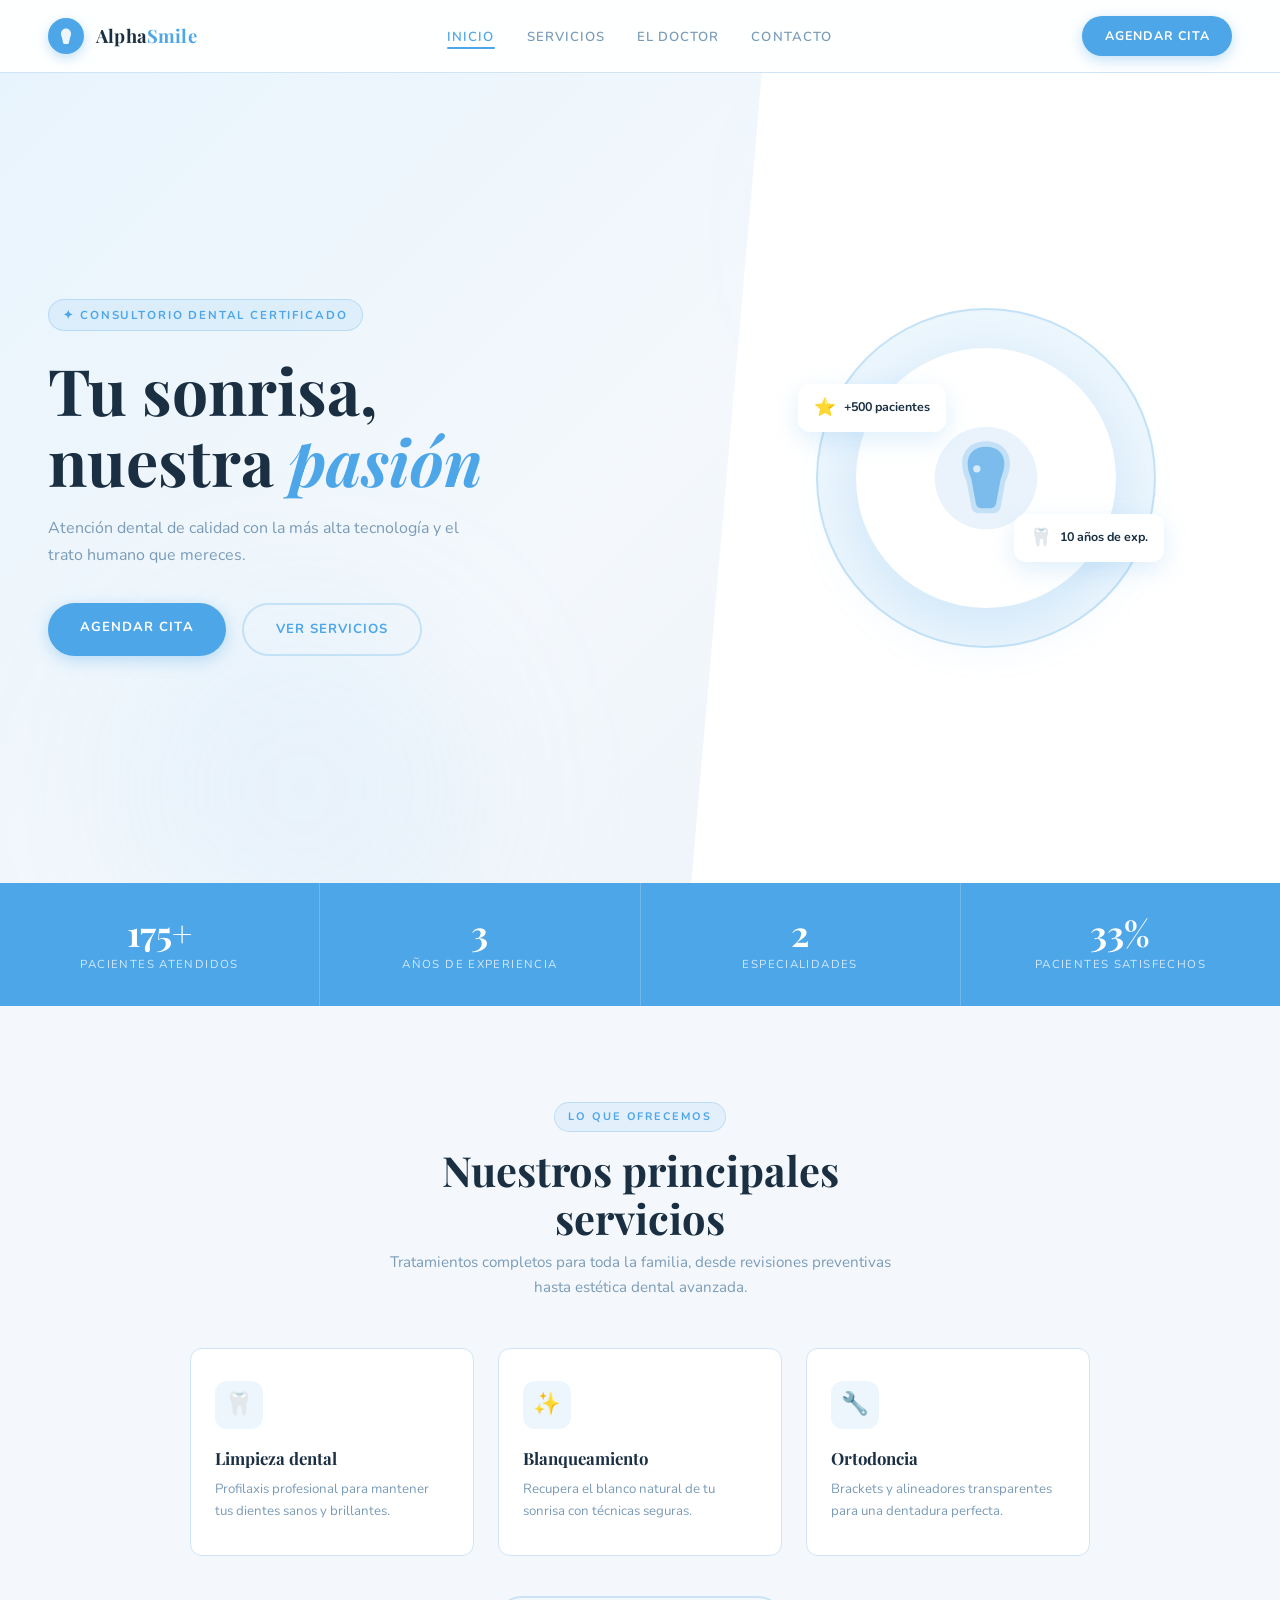
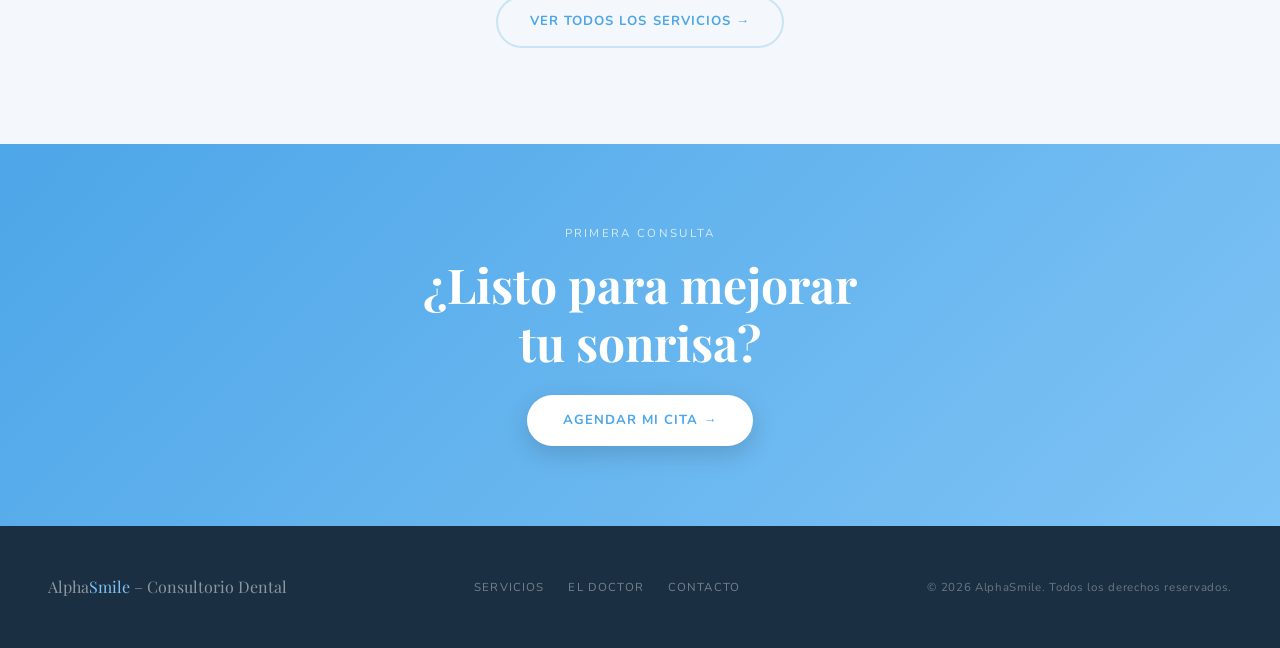
<file: index.html>
<!DOCTYPE html>
<html lang="es">
<head>
  <meta charset="UTF-8"/>
  <meta name="viewport" content="width=device-width, initial-scale=1.0"/>
  <title>Alpha – Consultorio Dental</title>
  <link rel="stylesheet" href="style.css"/>
  <link href="https://fonts.googleapis.com/css2?family=Playfair+Display:ital,wght@0,700;1,400;1,700&family=Nunito:wght@300;400;600;700&display=swap" rel="stylesheet"/>
</head>
<body>

  <!-- NAV -->
  <nav class="nav" id="mainNav">
    <a href="index.html" class="nav-logo">
      <div class="logo-mark">
        <svg viewBox="0 0 24 24" fill="none" xmlns="http://www.w3.org/2000/svg">
          <path d="M12 3C9 3 6 5.5 6 9c0 2 .5 3.5 1.2 5L8.5 20c.3 1 1 1.5 1.8 1.5h3.4c.8 0 1.5-.5 1.8-1.5l1.3-6C17.5 12.5 18 11 18 9c0-3.5-3-6-6-6z" fill="white" opacity=".9"/>
        </svg>
      </div>
      <span class="nav-name">Alpha<span>Smile</span></span>
    </a>
    <ul class="nav-links" id="navLinks">
      <li><a href="index.html" class="active">Inicio</a></li>
      <li><a href="servicios.html">Servicios</a></li>
      <li><a href="doctor.html">El Doctor</a></li>
      <li><a href="contacto.html">Contacto</a></li>
    </ul>
    <a href="contacto.html" class="nav-cta">Agendar cita</a>
    <button class="nav-toggle" id="navToggle" aria-label="Menú">&#9776;</button>
  </nav>

  <!-- HERO -->
  <section class="hero">
    <div class="hero-blob hero-blob-1"></div>
    <div class="hero-blob hero-blob-2"></div>

    <div class="hero-content reveal">
      <span class="hero-tag">✦ Consultorio Dental Certificado</span>
      <h1 class="hero-title">Tu sonrisa,<br>nuestra <em>pasión</em></h1>
      <p class="hero-sub">Atención dental de calidad con la más alta tecnología y el trato humano que mereces.</p>
      <div class="hero-btns">
        <a href="contacto.html" class="btn-sky">Agendar cita</a>
        <a href="servicios.html" class="btn-outline-sky">Ver servicios</a>
      </div>
    </div>

    <div class="hero-visual">
      <div class="hero-circle">
        <div class="hero-circle-inner">
          <svg class="hero-tooth-icon" viewBox="0 0 120 120" fill="none" xmlns="http://www.w3.org/2000/svg">
            <circle cx="60" cy="60" r="56" fill="#eaf3fb"/>
            <path d="M60 20c-16 0-26 10-26 24 0 8 2 14 5 20l5 28c1.2 4.5 4.5 6.5 8 6.5h16c3.5 0 6.8-2 8-6.5l5-28c3-6 5-12 5-20 0-14-10-24-26-24z" fill="#4da6e8" opacity=".25"/>
            <path d="M60 26c-13 0-20 8-20 18 0 6 1.5 11 4 17l5 27c.8 3 3 5 6 5h10c3 0 5.2-2 6-5l5-27c2.5-6 4-11 4-17 0-10-7-18-20-18z" fill="#4da6e8" opacity=".6"/>
            <circle cx="50" cy="50" r="4" fill="white" opacity=".7"/>
          </svg>
        </div>
        <div class="hero-badge badge-1"><span>⭐</span> +500 pacientes</div>
        <div class="hero-badge badge-2"><span>🦷</span> 10 años de exp.</div>
      </div>
    </div>
  </section>

  <!-- STATS -->
  <div class="stats-bar reveal">
    <div class="stat-item">
      <div class="stat-num">500+</div>
      <div class="stat-label">Pacientes atendidos</div>
    </div>
    <div class="stat-item">
      <div class="stat-num">10</div>
      <div class="stat-label">Años de experiencia</div>
    </div>
    <div class="stat-item">
      <div class="stat-num">8</div>
      <div class="stat-label">Especialidades</div>
    </div>
    <div class="stat-item">
      <div class="stat-num">98%</div>
      <div class="stat-label">Pacientes satisfechos</div>
    </div>
  </div>

  <!-- SERVICIOS PREVIEW -->
  <section class="services-preview">
    <div class="reveal">
      <span class="section-tag">Lo que ofrecemos</span>
      <h2 class="section-title">Nuestros principales<br>servicios</h2>
      <p class="section-sub">Tratamientos completos para toda la familia, desde revisiones preventivas hasta estética dental avanzada.</p>
    </div>
    <div class="services-grid">
      <div class="service-card reveal">
        <div class="service-icon">🦷</div>
        <h3>Limpieza dental</h3>
        <p>Profilaxis profesional para mantener tus dientes sanos y brillantes.</p>
      </div>
      <div class="service-card reveal">
        <div class="service-icon">✨</div>
        <h3>Blanqueamiento</h3>
        <p>Recupera el blanco natural de tu sonrisa con técnicas seguras.</p>
      </div>
      <div class="service-card reveal">
        <div class="service-icon">🔧</div>
        <h3>Ortodoncia</h3>
        <p>Brackets y alineadores transparentes para una dentadura perfecta.</p>
      </div>
    </div>
    <div style="margin-top:2.5rem;">
      <a href="servicios.html" class="btn-outline-sky reveal">Ver todos los servicios →</a>
    </div>
  </section>

  <!-- BANNER CTA -->
  <section style="background: linear-gradient(135deg,#4da6e8,#7ec3f5); padding:5rem 3rem; text-align:center;" class="reveal">
    <p style="font-size:.72rem;letter-spacing:.2em;text-transform:uppercase;color:rgba(255,255,255,.75);margin-bottom:.8rem;">Primera consulta</p>
    <h2 style="font-family:'Playfair Display',serif;font-size:clamp(1.8rem,4vw,3rem);color:white;margin-bottom:1.5rem;line-height:1.2;">¿Listo para mejorar<br>tu sonrisa?</h2>
    <a href="contacto.html" style="display:inline-block;background:white;color:#4da6e8;font-family:'Nunito',sans-serif;font-size:.82rem;font-weight:700;letter-spacing:.08em;text-transform:uppercase;text-decoration:none;padding:.9rem 2.2rem;border-radius:50px;box-shadow:0 8px 24px rgba(0,0,0,.15);transition:transform .2s;" onmouseover="this.style.transform='translateY(-2px)'" onmouseout="this.style.transform=''">Agendar mi cita →</a>
  </section>

  <!-- FOOTER -->
  <footer class="footer">
    <div class="footer-brand">Alpha<span>Smile</span> – Consultorio Dental</div>
    <div class="footer-links">
      <a href="servicios.html">Servicios</a>
      <a href="doctor.html">El Doctor</a>
      <a href="contacto.html">Contacto</a>
    </div>
    <div class="footer-copy">© 2026 AlphaSmile. Todos los derechos reservados.</div>
  </footer>

  <script src="script.js"></script>
</body>
</html>
</file>
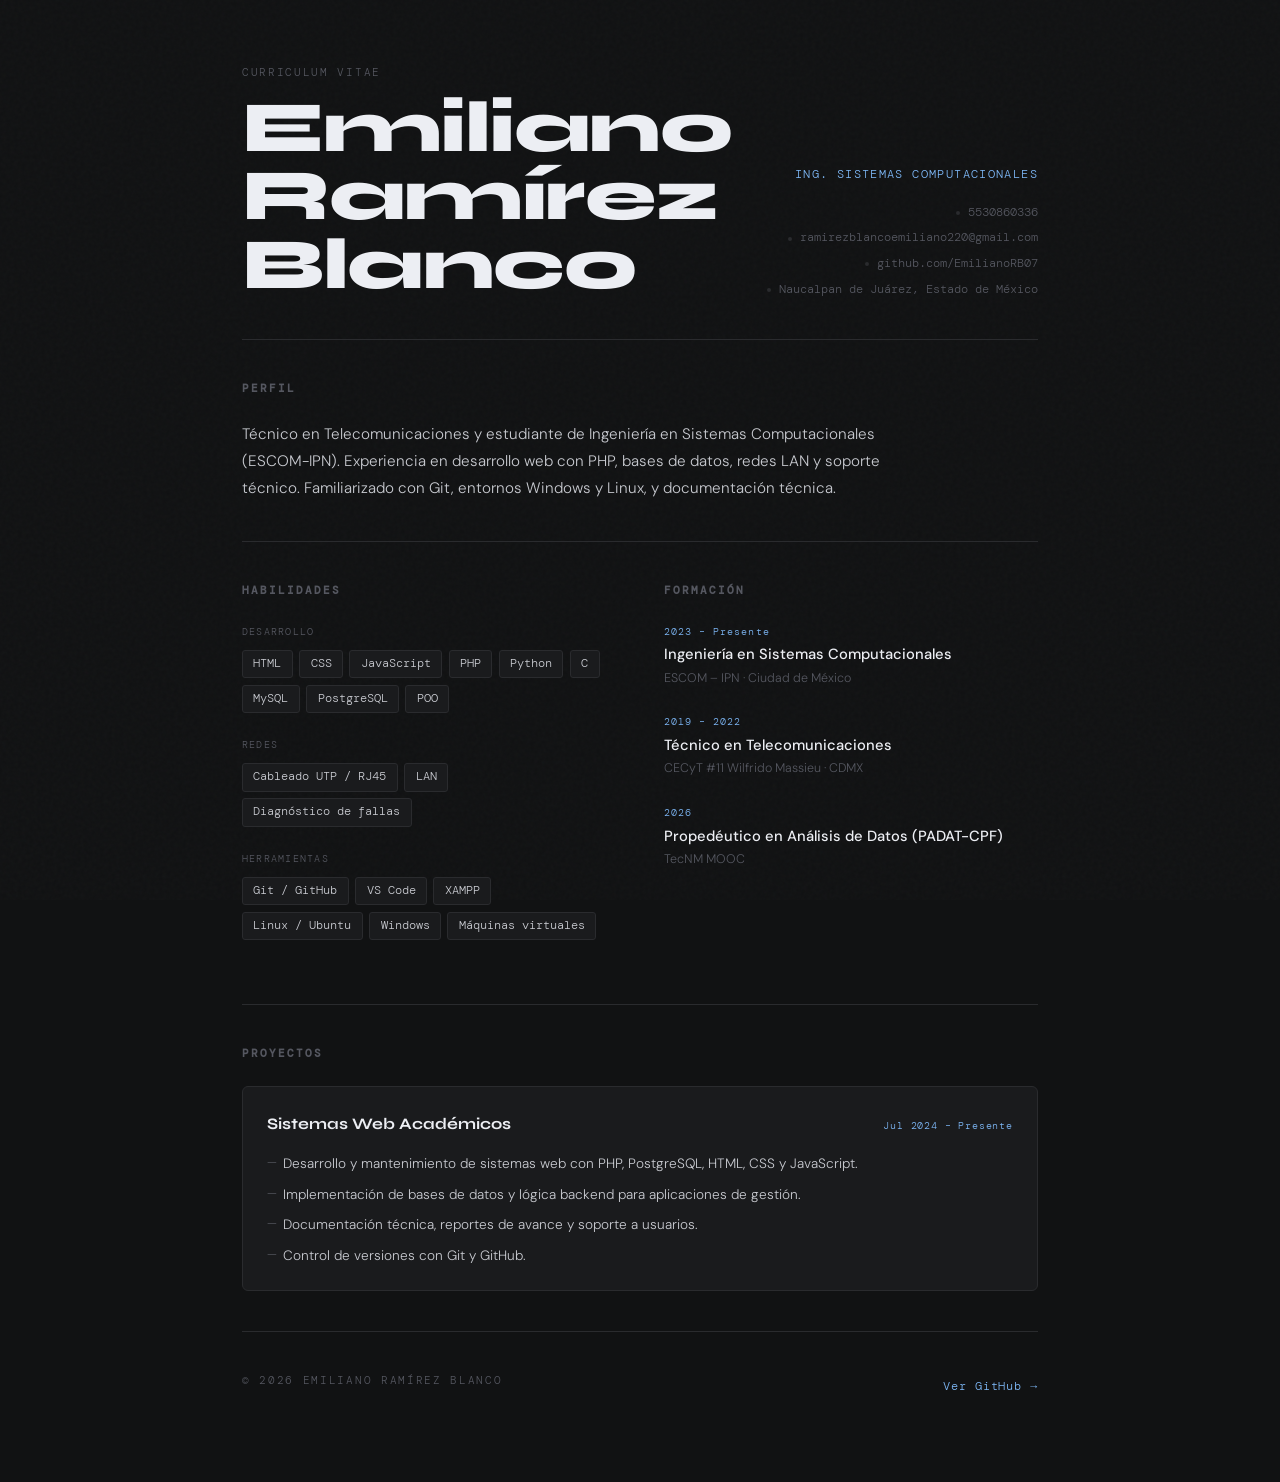
<file: Curriculum/index.html>
<!DOCTYPE html>
<html lang="es">
<head>
  <meta charset="UTF-8" />
  <meta name="viewport" content="width=device-width, initial-scale=1.0"/>
  <title>Emiliano Ramírez Blanco – CV</title>
  <link rel="stylesheet" href="style.css" />
  <link href="https://fonts.googleapis.com/css2?family=DM+Mono:wght@400;500&family=Syne:wght@700;800&family=DM+Sans:wght@300;400;500&display=swap" rel="stylesheet"/>
</head>
<body>
  <div class="noise"></div>

  <main class="container" id="cv">

    <!-- HEADER -->
    <header class="header reveal">
      <div class="header-left">
        <p class="label">Curriculum Vitae</p>
        <h1 class="name">Emiliano<br>Ramírez<br>Blanco</h1>
      </div>
      <div class="header-right">
        <p class="title-role">Ing. Sistemas Computacionales</p>
        <div class="contacts">
          <a href="tel:5530860336" class="contact-item">
            <span class="dot"></span>5530860336
          </a>
          <a href="mailto:ramirezblancoemiliano220@gmail.com" class="contact-item">
            <span class="dot"></span>ramirezblancoemiliano220@gmail.com
          </a>
          <a href="https://github.com/EmilianoRB07" target="_blank" class="contact-item">
            <span class="dot"></span>github.com/EmilianoRB07
          </a>
          <span class="contact-item">
            <span class="dot"></span>Naucalpan de Juárez, Estado de México
          </span>
        </div>
      </div>
    </header>

    <div class="divider reveal"></div>

    <!-- RESUMEN -->
    <section class="section reveal">
      <h2 class="section-title">Perfil</h2>
      <p class="bio">Técnico en Telecomunicaciones y estudiante de Ingeniería en Sistemas Computacionales (ESCOM-IPN). Experiencia en desarrollo web con PHP, bases de datos, redes LAN y soporte técnico. Familiarizado con Git, entornos Windows y Linux, y documentación técnica.</p>
    </section>

    <div class="divider reveal"></div>

    <!-- GRID: HABILIDADES + FORMACIÓN -->
    <div class="two-col">

      <section class="section reveal">
        <h2 class="section-title">Habilidades</h2>

        <div class="skill-group">
          <p class="skill-label">Desarrollo</p>
          <div class="tags">
            <span class="tag">HTML</span>
            <span class="tag">CSS</span>
            <span class="tag">JavaScript</span>
            <span class="tag">PHP</span>
            <span class="tag">Python</span>
            <span class="tag">C</span>
            <span class="tag">MySQL</span>
            <span class="tag">PostgreSQL</span>
            <span class="tag">POO</span>
          </div>
        </div>

        <div class="skill-group">
          <p class="skill-label">Redes</p>
          <div class="tags">
            <span class="tag">Cableado UTP / RJ45</span>
            <span class="tag">LAN</span>
            <span class="tag">Diagnóstico de fallas</span>
          </div>
        </div>

        <div class="skill-group">
          <p class="skill-label">Herramientas</p>
          <div class="tags">
            <span class="tag">Git / GitHub</span>
            <span class="tag">VS Code</span>
            <span class="tag">XAMPP</span>
            <span class="tag">Linux / Ubuntu</span>
            <span class="tag">Windows</span>
            <span class="tag">Máquinas virtuales</span>
          </div>
        </div>
      </section>

      <section class="section reveal">
        <h2 class="section-title">Formación</h2>

        <div class="edu-item">
          <p class="edu-year">2023 – Presente</p>
          <p class="edu-degree">Ingeniería en Sistemas Computacionales</p>
          <p class="edu-school">ESCOM – IPN · Ciudad de México</p>
        </div>

        <div class="edu-item">
          <p class="edu-year">2019 – 2022</p>
          <p class="edu-degree">Técnico en Telecomunicaciones</p>
          <p class="edu-school">CECyT #11 Wilfrido Massieu · CDMX</p>
        </div>

        <div class="edu-item">
          <p class="edu-year">2026</p>
          <p class="edu-degree">Propedéutico en Análisis de Datos (PADAT-CPF)</p>
          <p class="edu-school">TecNM MOOC</p>
        </div>
      </section>

    </div>

    <div class="divider reveal"></div>

    <!-- PROYECTOS -->
    <section class="section reveal">
      <h2 class="section-title">Proyectos</h2>
      <div class="project-card">
        <div class="project-header">
          <span class="project-title">Sistemas Web Académicos</span>
          <span class="project-date">Jul 2024 – Presente</span>
        </div>
        <ul class="project-list">
          <li>Desarrollo y mantenimiento de sistemas web con PHP, PostgreSQL, HTML, CSS y JavaScript.</li>
          <li>Implementación de bases de datos y lógica backend para aplicaciones de gestión.</li>
          <li>Documentación técnica, reportes de avance y soporte a usuarios.</li>
          <li>Control de versiones con Git y GitHub.</li>
        </ul>
      </div>
    </section>

    <div class="divider reveal"></div>

    <footer class="footer reveal">
      <span class="label">© 2026 Emiliano Ramírez Blanco</span>
      <a href="https://github.com/EmilianoRB07" target="_blank" class="footer-link">Ver GitHub →</a>
    </footer>

  </main>

  <script src="script.js"></script>
</body>
</html>
</file>
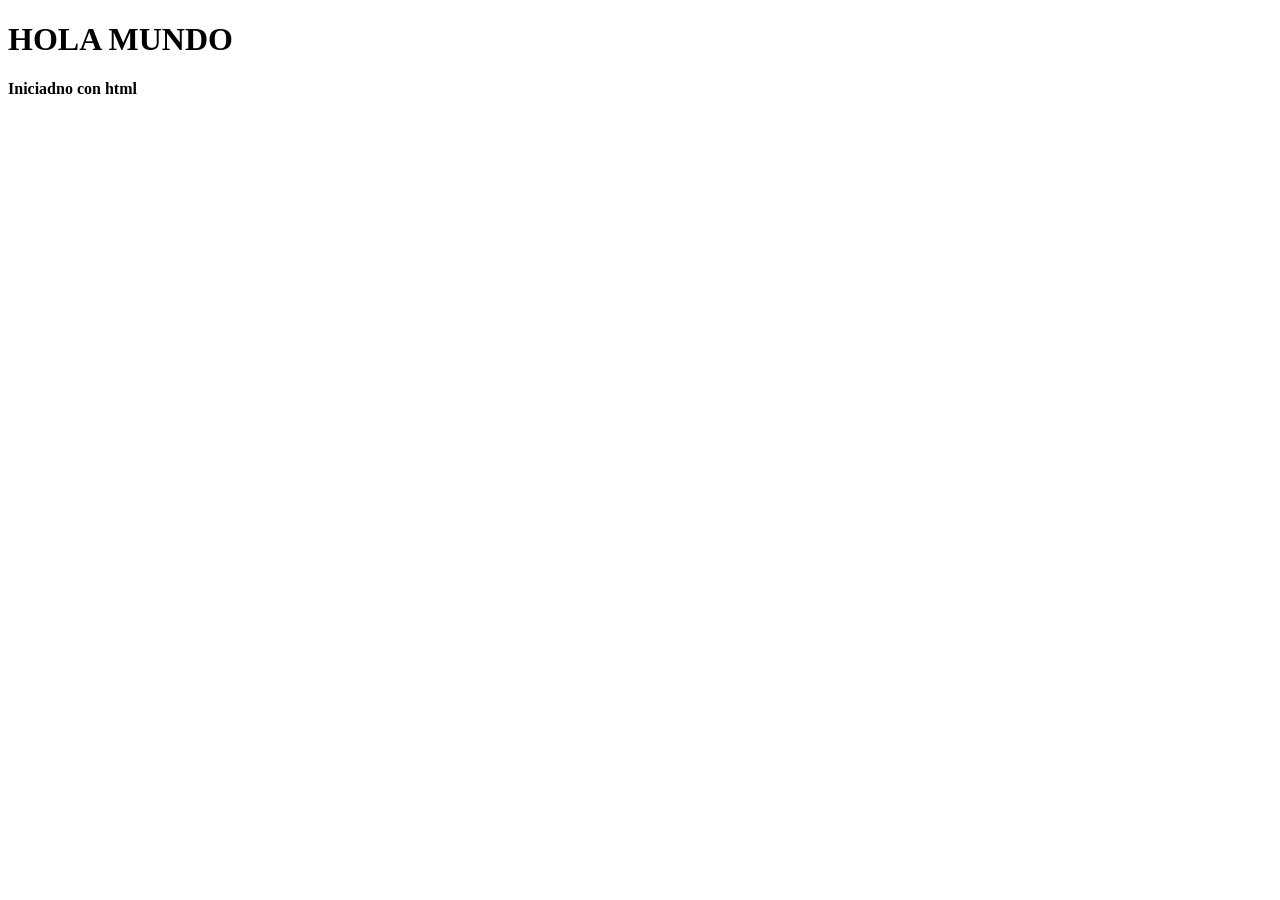
<file: Primerhtml/index.html>
<!DOCTYPE html>
<html lang="en">
<head>
    <meta charset="UTF-8">
    <meta name="viewport" content="width=device-width, initial-scale=1.0">
    <title>Mi Primer Pagina Web</title>
</head>
<body>
    <h1>HOLA MUNDO</h1>
    <h4>Iniciadno con html</h4>
</body>
</html>
</file>
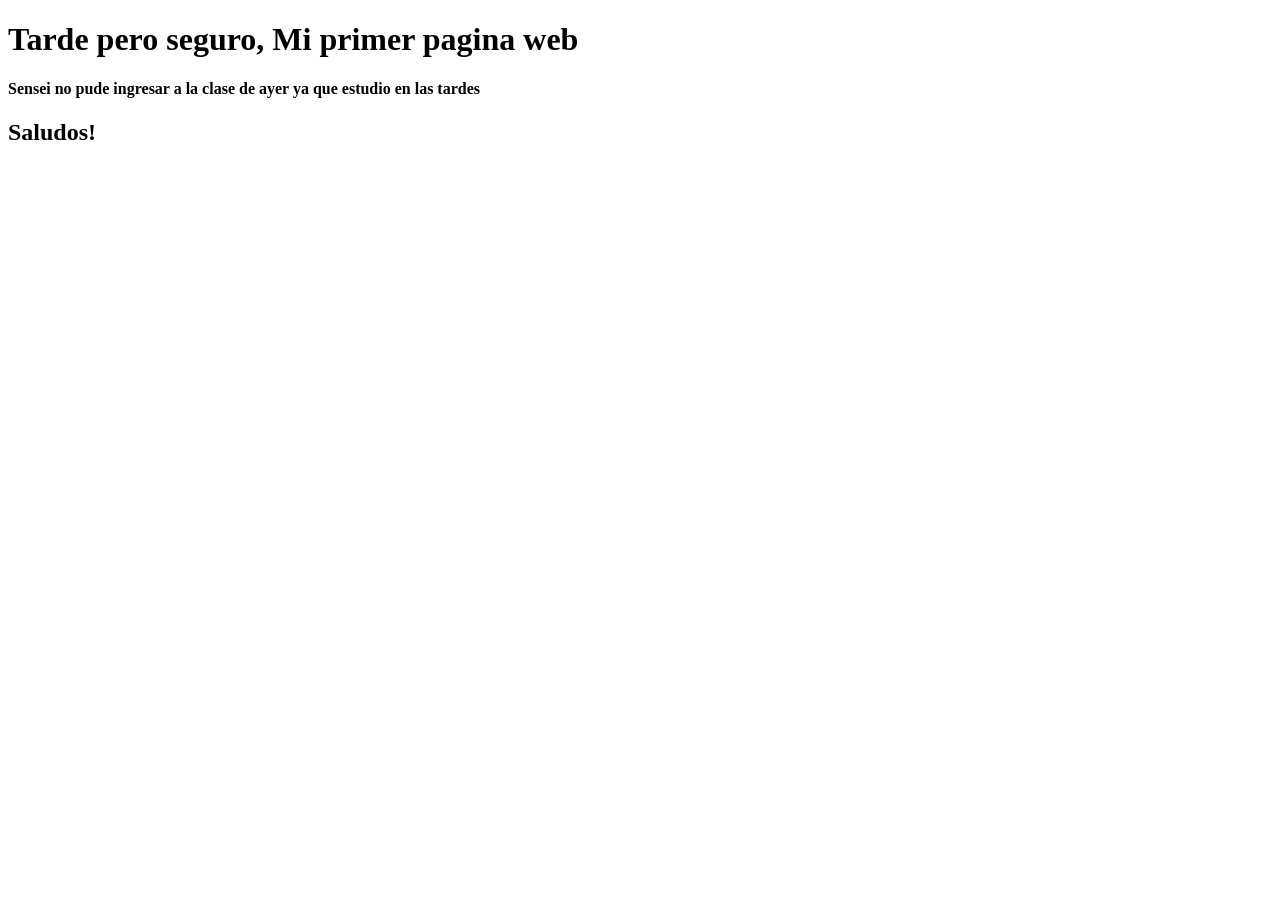
<file: Semana 1/index.html>
<!DOCTYPE html>
<html lang="es">
<head>
    <meta charset="UTF-8">
    <meta name="viewport" content="width=device-width, initial-scale=1.0">
    <title>RETO 1</title>
</head>
<body>
    <h1>Tarde pero seguro, Mi primer pagina web</h1>
    <h4>Sensei no pude ingresar a la clase de ayer ya que estudio en las tardes</h4>
    <h2>Saludos!</h2>
</body>
</html>
</file>
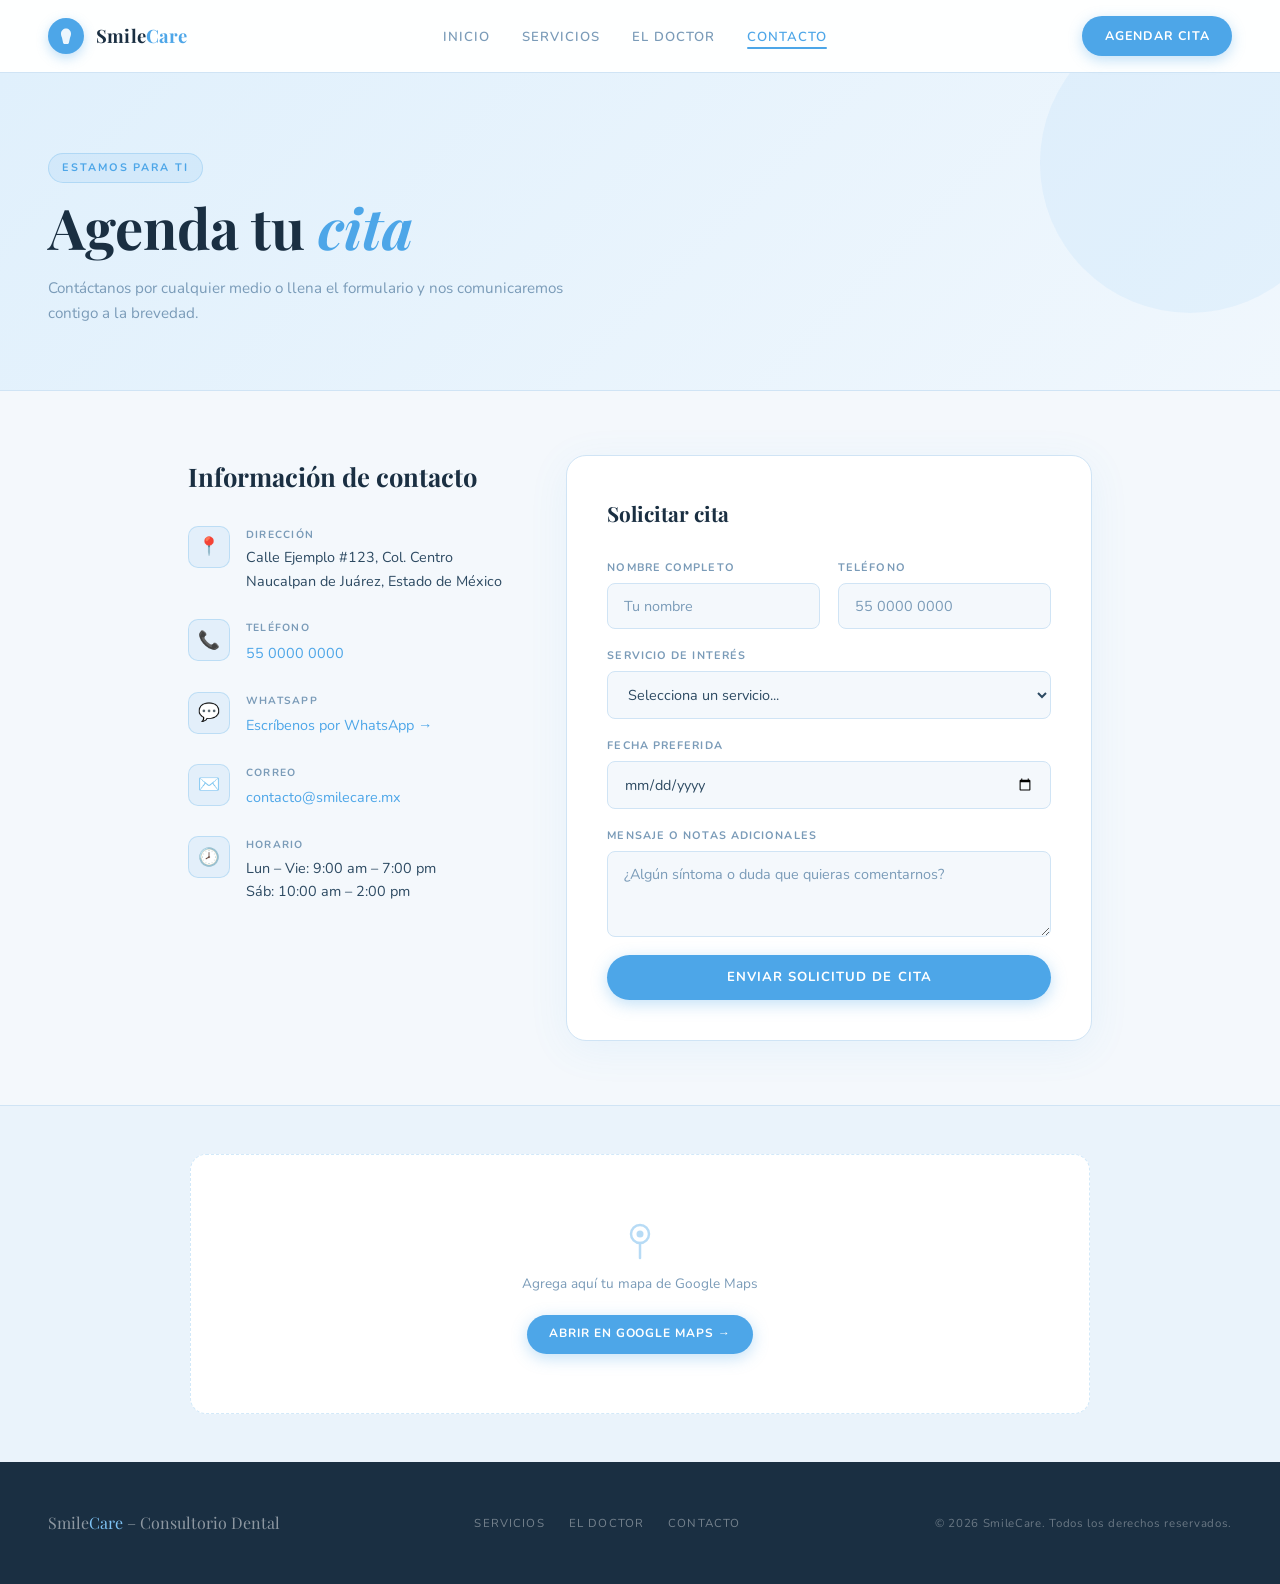
<file: contacto.html>
<!DOCTYPE html>
<html lang="es">
<head>
  <meta charset="UTF-8"/>
  <meta name="viewport" content="width=device-width, initial-scale=1.0"/>
  <title>Contacto – SmileCare</title>
  <link rel="stylesheet" href="style.css"/>
  <link href="https://fonts.googleapis.com/css2?family=Playfair+Display:ital,wght@0,700;1,400;1,700&family=Nunito:wght@300;400;600;700&display=swap" rel="stylesheet"/>
</head>
<body>

  <nav class="nav" id="mainNav">
    <a href="index.html" class="nav-logo">
      <div class="logo-mark">
        <svg viewBox="0 0 24 24" fill="none"><path d="M12 3C9 3 6 5.5 6 9c0 2 .5 3.5 1.2 5L8.5 20c.3 1 1 1.5 1.8 1.5h3.4c.8 0 1.5-.5 1.8-1.5l1.3-6C17.5 12.5 18 11 18 9c0-3.5-3-6-6-6z" fill="white" opacity=".9"/></svg>
      </div>
      <span class="nav-name">Smile<span>Care</span></span>
    </a>
    <ul class="nav-links" id="navLinks">
      <li><a href="index.html">Inicio</a></li>
      <li><a href="servicios.html">Servicios</a></li>
      <li><a href="doctor.html">El Doctor</a></li>
      <li><a href="contacto.html" class="active">Contacto</a></li>
    </ul>
    <a href="contacto.html" class="nav-cta">Agendar cita</a>
    <button class="nav-toggle" id="navToggle">&#9776;</button>
  </nav>

  <div class="page-header reveal">
    <span class="section-tag">Estamos para ti</span>
    <h1 class="section-title" style="font-size:clamp(2.2rem,5vw,3.5rem);">Agenda tu <em style="font-style:italic;color:var(--sky);">cita</em></h1>
    <p class="section-sub">Contáctanos por cualquier medio o llena el formulario y nos comunicaremos contigo a la brevedad.</p>
  </div>

  <!-- CONTACTO + FORMULARIO -->
  <section class="contact-section">

    <div class="contact-info reveal">
      <h2>Información de contacto</h2>

      <div class="info-item">
        <div class="info-icon-wrap">📍</div>
        <div>
          <p class="info-label">Dirección</p>
          <p class="info-value">Calle Ejemplo #123, Col. Centro<br>Naucalpan de Juárez, Estado de México</p>
        </div>
      </div>

      <div class="info-item">
        <div class="info-icon-wrap">📞</div>
        <div>
          <p class="info-label">Teléfono</p>
          <a href="tel:5500000000" class="info-value info-link">55 0000 0000</a>
        </div>
      </div>

      <div class="info-item">
        <div class="info-icon-wrap">💬</div>
        <div>
          <p class="info-label">WhatsApp</p>
          <a href="https://wa.me/5500000000" target="_blank" class="info-value info-link">Escríbenos por WhatsApp →</a>
        </div>
      </div>

      <div class="info-item">
        <div class="info-icon-wrap">✉️</div>
        <div>
          <p class="info-label">Correo</p>
          <a href="mailto:contacto@smilecare.mx" class="info-value info-link">contacto@smilecare.mx</a>
        </div>
      </div>

      <div class="info-item">
        <div class="info-icon-wrap">🕗</div>
        <div>
          <p class="info-label">Horario</p>
          <p class="info-value">Lun – Vie: 9:00 am – 7:00 pm<br>Sáb: 10:00 am – 2:00 pm</p>
        </div>
      </div>
    </div>

    <!-- FORMULARIO -->
    <div class="contact-form-wrap reveal">
      <h3>Solicitar cita</h3>
      <form class="contact-form" onsubmit="handleForm(event)">
        <div class="form-row-2">
          <div class="form-group">
            <label for="nombre">Nombre completo</label>
            <input type="text" id="nombre" placeholder="Tu nombre" required/>
          </div>
          <div class="form-group">
            <label for="telefono">Teléfono</label>
            <input type="tel" id="telefono" placeholder="55 0000 0000" required/>
          </div>
        </div>
        <div class="form-group">
          <label for="servicio">Servicio de interés</label>
          <select id="servicio">
            <option value="">Selecciona un servicio...</option>
            <option>Limpieza dental</option>
            <option>Blanqueamiento</option>
            <option>Ortodoncia</option>
            <option>Implantes</option>
            <option>Endodoncia</option>
            <option>Carillas</option>
            <option>Odontología pediátrica</option>
            <option>Revisión preventiva</option>
            <option>Otro</option>
          </select>
        </div>
        <div class="form-group">
          <label for="fecha">Fecha preferida</label>
          <input type="date" id="fecha"/>
        </div>
        <div class="form-group">
          <label for="mensaje">Mensaje o notas adicionales</label>
          <textarea id="mensaje" rows="3" placeholder="¿Algún síntoma o duda que quieras comentarnos?"></textarea>
        </div>
        <button type="submit" class="btn-sky" style="width:100%; justify-content:center;">
          Enviar solicitud de cita
        </button>
        <p class="form-success" id="formSuccess">✓ Solicitud enviada. ¡Te contactaremos pronto!</p>
      </form>
    </div>

  </section>

  <!-- MAPA -->
  <div class="map-section reveal">
    <div class="map-box">
      <svg width="48" height="48" viewBox="0 0 48 48" fill="none" xmlns="http://www.w3.org/2000/svg">
        <circle cx="24" cy="20" r="9" stroke="#4da6e8" stroke-width="2.5"/>
        <circle cx="24" cy="20" r="3.5" fill="#4da6e8"/>
        <line x1="24" y1="29" x2="24" y2="44" stroke="#4da6e8" stroke-width="2.5" stroke-linecap="round"/>
      </svg>
      <p>Agrega aquí tu mapa de Google Maps</p>
      <a href="https://maps.google.com" target="_blank" class="btn-sky" style="margin-top:.5rem; font-size:.75rem; padding:.6rem 1.4rem;">
        Abrir en Google Maps →
      </a>
    </div>
  </div>

  <footer class="footer">
    <div class="footer-brand">Smile<span>Care</span> – Consultorio Dental</div>
    <div class="footer-links">
      <a href="servicios.html">Servicios</a>
      <a href="doctor.html">El Doctor</a>
      <a href="contacto.html">Contacto</a>
    </div>
    <div class="footer-copy">© 2026 SmileCare. Todos los derechos reservados.</div>
  </footer>

  <script src="script.js"></script>
</body>
</html>
</file>
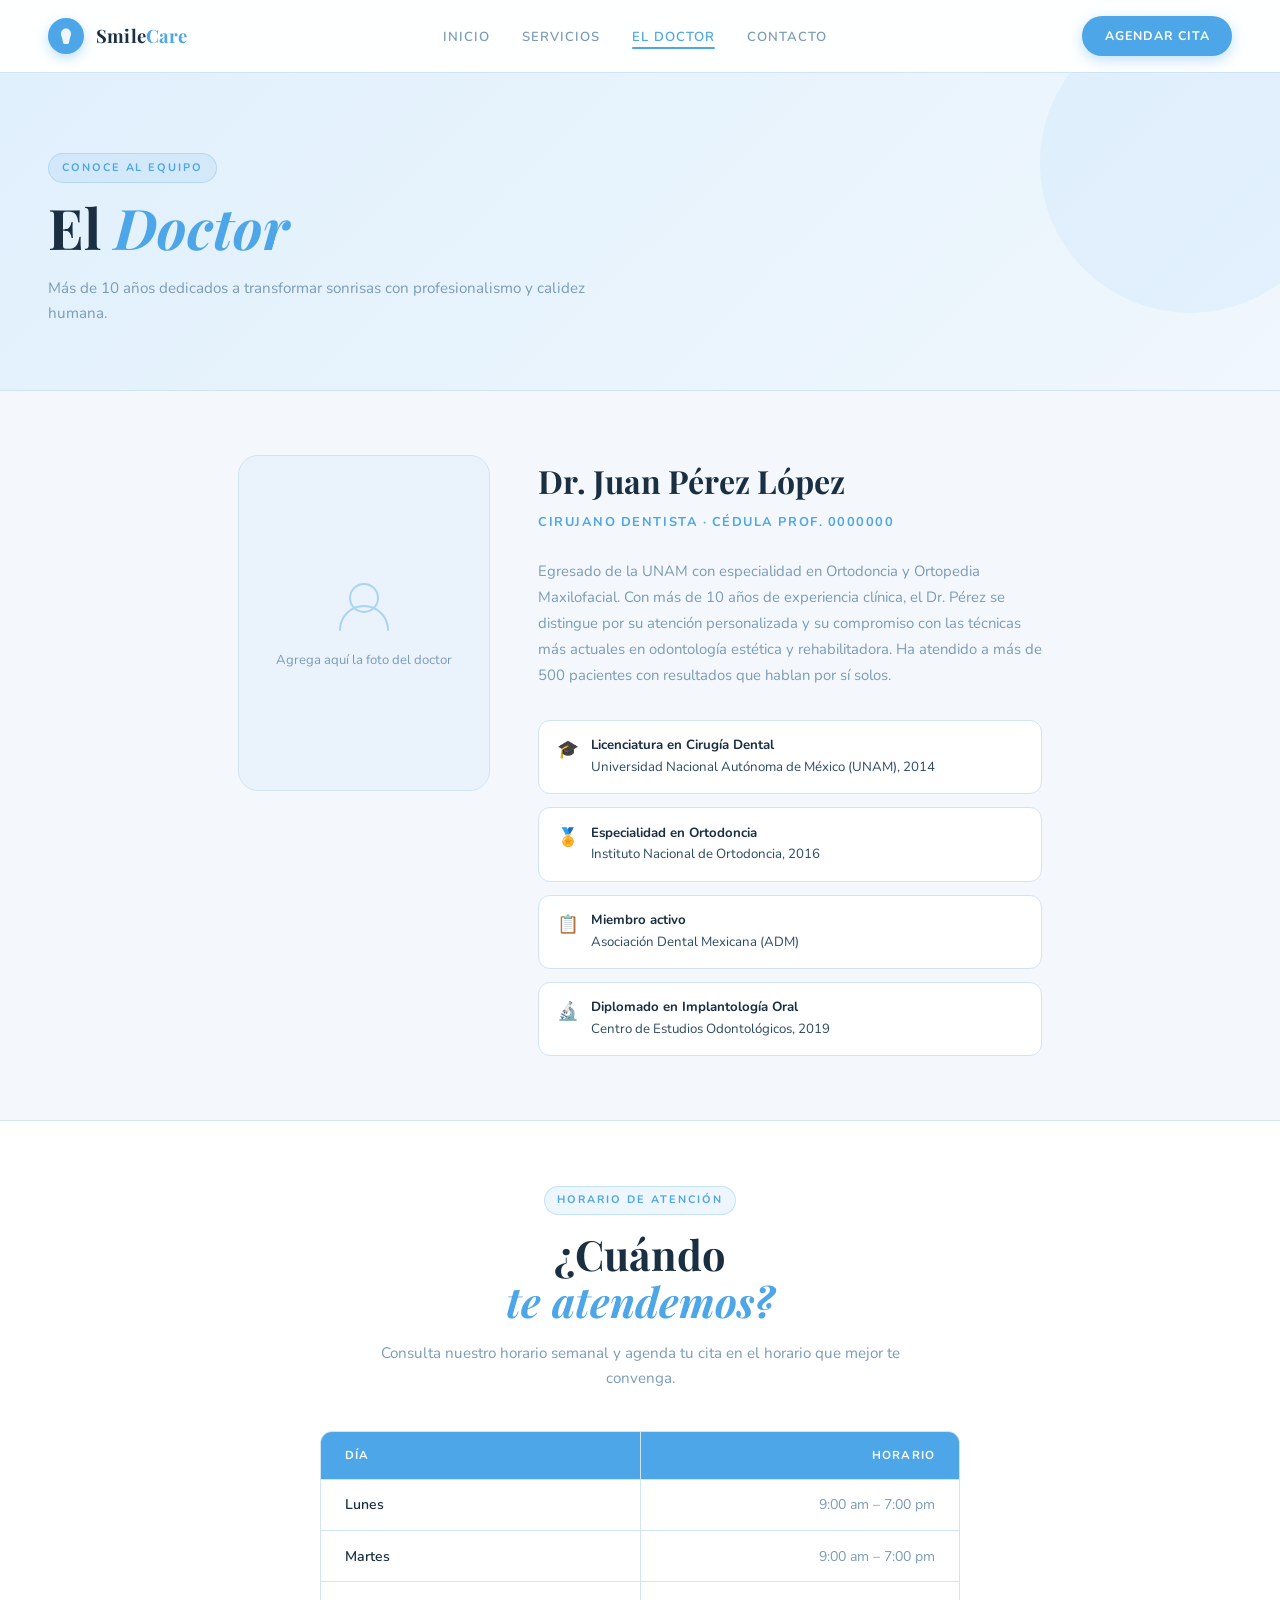
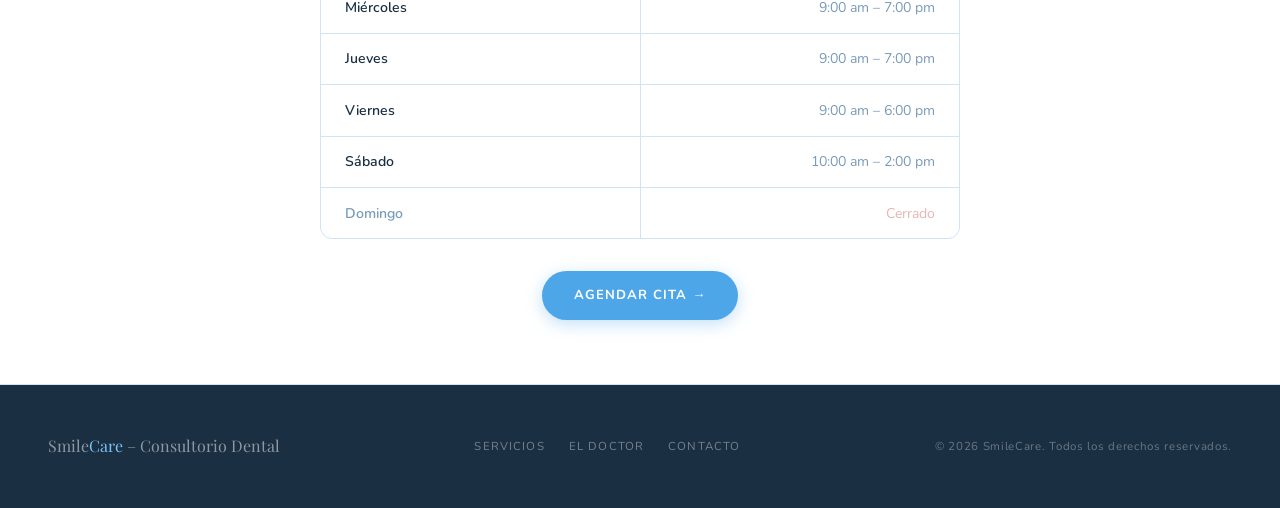
<file: doctor.html>
<!DOCTYPE html>
<html lang="es">
<head>
  <meta charset="UTF-8"/>
  <meta name="viewport" content="width=device-width, initial-scale=1.0"/>
  <title>El Doctor – SmileCare</title>
  <link rel="stylesheet" href="style.css"/>
  <link href="https://fonts.googleapis.com/css2?family=Playfair+Display:ital,wght@0,700;1,400;1,700&family=Nunito:wght@300;400;600;700&display=swap" rel="stylesheet"/>
</head>
<body>

  <nav class="nav" id="mainNav">
    <a href="index.html" class="nav-logo">
      <div class="logo-mark">
        <svg viewBox="0 0 24 24" fill="none"><path d="M12 3C9 3 6 5.5 6 9c0 2 .5 3.5 1.2 5L8.5 20c.3 1 1 1.5 1.8 1.5h3.4c.8 0 1.5-.5 1.8-1.5l1.3-6C17.5 12.5 18 11 18 9c0-3.5-3-6-6-6z" fill="white" opacity=".9"/></svg>
      </div>
      <span class="nav-name">Smile<span>Care</span></span>
    </a>
    <ul class="nav-links" id="navLinks">
      <li><a href="index.html">Inicio</a></li>
      <li><a href="servicios.html">Servicios</a></li>
      <li><a href="doctor.html" class="active">El Doctor</a></li>
      <li><a href="contacto.html">Contacto</a></li>
    </ul>
    <a href="contacto.html" class="nav-cta">Agendar cita</a>
    <button class="nav-toggle" id="navToggle">&#9776;</button>
  </nav>

  <div class="page-header reveal">
    <span class="section-tag">Conoce al equipo</span>
    <h1 class="section-title" style="font-size:clamp(2.2rem,5vw,3.5rem);">El <em style="font-style:italic;color:var(--sky);">Doctor</em></h1>
    <p class="section-sub">Más de 10 años dedicados a transformar sonrisas con profesionalismo y calidez humana.</p>
  </div>

  <!-- DOCTOR BIO -->
  <section class="doctor-section">
    <div class="doctor-photo reveal">
      <div class="doctor-photo-placeholder">
        <svg width="64" height="64" viewBox="0 0 64 64" fill="none" xmlns="http://www.w3.org/2000/svg">
          <circle cx="32" cy="24" r="14" stroke="#4da6e8" stroke-width="2"/>
          <path d="M8 56c0-13.3 10.7-24 24-24s24 10.7 24 24" stroke="#4da6e8" stroke-width="2" stroke-linecap="round"/>
        </svg>
        <p>Agrega aquí la foto del doctor</p>
      </div>
    </div>

    <div class="doctor-info reveal">
      <h2>Dr. Juan Pérez López</h2>
      <p class="doctor-specialty">Cirujano Dentista · Cédula Prof. 0000000</p>
      <p class="doctor-bio">
        Egresado de la UNAM con especialidad en Ortodoncia y Ortopedia Maxilofacial. 
        Con más de 10 años de experiencia clínica, el Dr. Pérez se distingue por su 
        atención personalizada y su compromiso con las técnicas más actuales en odontología 
        estética y rehabilitadora. Ha atendido a más de 500 pacientes con resultados que 
        hablan por sí solos.
      </p>

      <div class="credentials">
        <div class="cred-item">
          <div class="cred-icon">🎓</div>
          <div class="cred-text">
            <strong>Licenciatura en Cirugía Dental</strong>
            Universidad Nacional Autónoma de México (UNAM), 2014
          </div>
        </div>
        <div class="cred-item">
          <div class="cred-icon">🏅</div>
          <div class="cred-text">
            <strong>Especialidad en Ortodoncia</strong>
            Instituto Nacional de Ortodoncia, 2016
          </div>
        </div>
        <div class="cred-item">
          <div class="cred-icon">📋</div>
          <div class="cred-text">
            <strong>Miembro activo</strong>
            Asociación Dental Mexicana (ADM)
          </div>
        </div>
        <div class="cred-item">
          <div class="cred-icon">🔬</div>
          <div class="cred-text">
            <strong>Diplomado en Implantología Oral</strong>
            Centro de Estudios Odontológicos, 2019
          </div>
        </div>
      </div>
    </div>
  </section>

  <!-- HORARIO -->
  <section class="schedule-section">
    <div class="schedule-inner">
      <div class="reveal">
        <span class="section-tag">Horario de atención</span>
        <h2 class="section-title">¿Cuándo<br><em style="font-style:italic;color:var(--sky);">te atendemos?</em></h2>
        <p class="section-sub" style="margin:0 auto;">Consulta nuestro horario semanal y agenda tu cita en el horario que mejor te convenga.</p>
      </div>

      <div class="schedule-grid reveal">
        <div class="schedule-row header">
          <div class="schedule-day">Día</div>
          <div class="schedule-time">Horario</div>
        </div>
        <div class="schedule-row">
          <div class="schedule-day">Lunes</div>
          <div class="schedule-time">9:00 am – 7:00 pm</div>
        </div>
        <div class="schedule-row">
          <div class="schedule-day">Martes</div>
          <div class="schedule-time">9:00 am – 7:00 pm</div>
        </div>
        <div class="schedule-row">
          <div class="schedule-day">Miércoles</div>
          <div class="schedule-time">9:00 am – 7:00 pm</div>
        </div>
        <div class="schedule-row">
          <div class="schedule-day">Jueves</div>
          <div class="schedule-time">9:00 am – 7:00 pm</div>
        </div>
        <div class="schedule-row">
          <div class="schedule-day">Viernes</div>
          <div class="schedule-time">9:00 am – 6:00 pm</div>
        </div>
        <div class="schedule-row">
          <div class="schedule-day">Sábado</div>
          <div class="schedule-time">10:00 am – 2:00 pm</div>
        </div>
        <div class="schedule-row closed">
          <div class="schedule-day">Domingo</div>
          <div class="schedule-time">Cerrado</div>
        </div>
      </div>

      <div style="margin-top:2rem;text-align:center;" class="reveal">
        <a href="contacto.html" class="btn-sky">Agendar cita →</a>
      </div>
    </div>
  </section>

  <footer class="footer">
    <div class="footer-brand">Smile<span>Care</span> – Consultorio Dental</div>
    <div class="footer-links">
      <a href="servicios.html">Servicios</a>
      <a href="doctor.html">El Doctor</a>
      <a href="contacto.html">Contacto</a>
    </div>
    <div class="footer-copy">© 2026 SmileCare. Todos los derechos reservados.</div>
  </footer>

  <script src="script.js"></script>
</body>
</html>
</file>
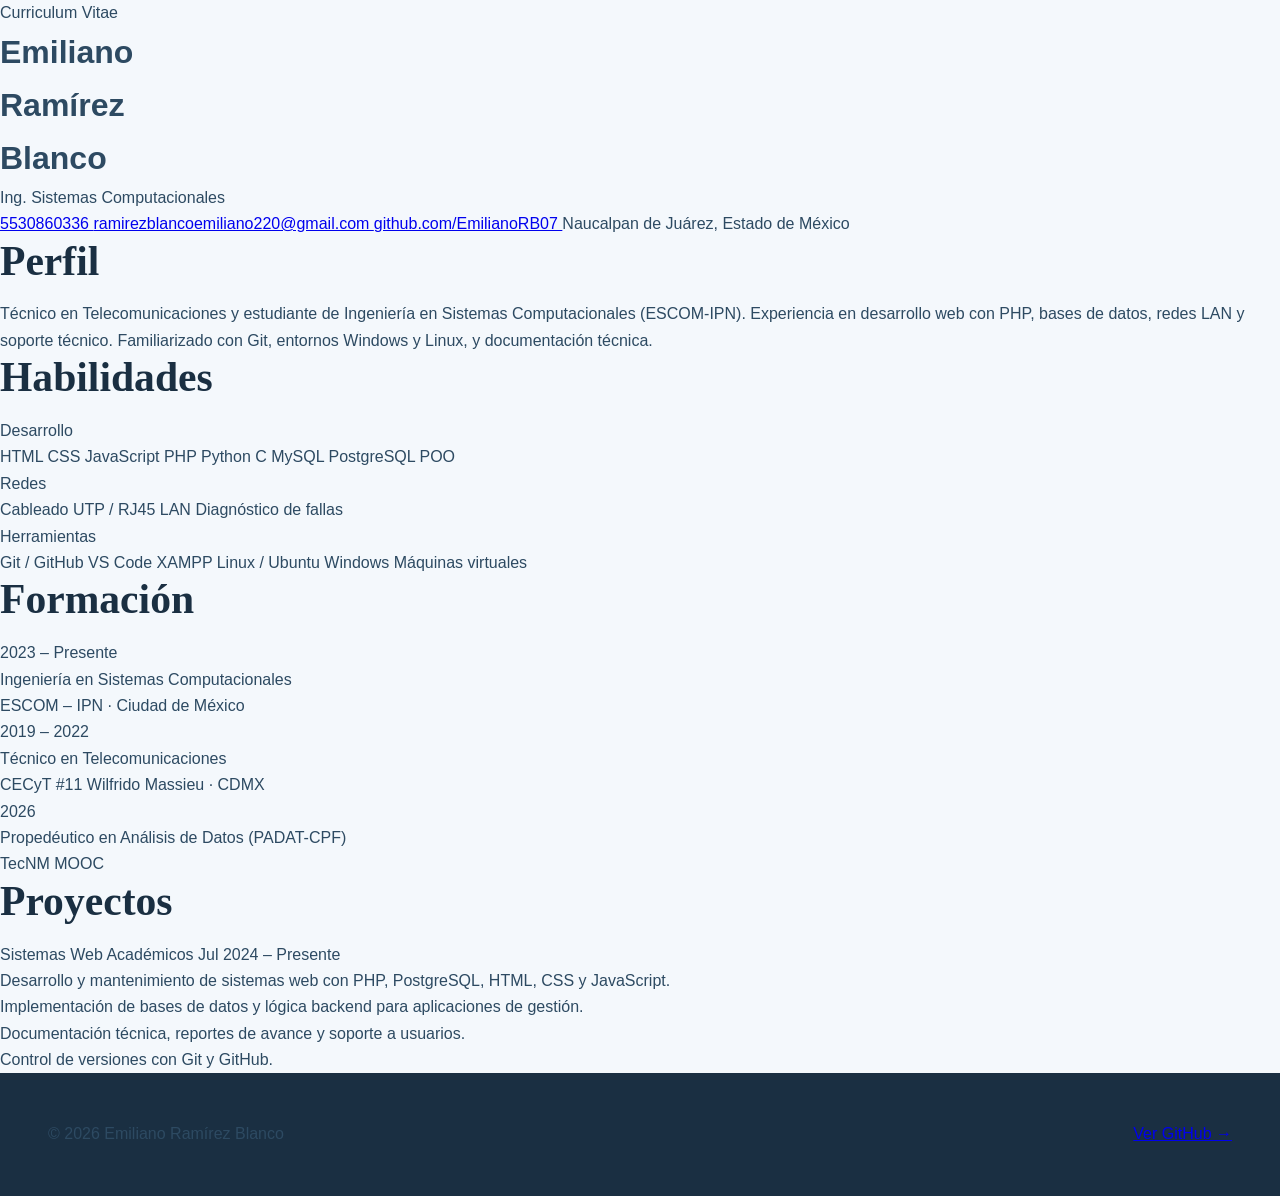
<file: Proyecto.html>
<!DOCTYPE html>
<html lang="es">
<head>
  <meta charset="UTF-8" />
  <meta name="viewport" content="width=device-width, initial-scale=1.0"/>
  <title>Emiliano Ramírez Blanco – CV</title>
  <link rel="stylesheet" href="style.css" />
  <link href="https://fonts.googleapis.com/css2?family=DM+Mono:wght@400;500&family=Syne:wght@700;800&family=DM+Sans:wght@300;400;500&display=swap" rel="stylesheet"/>
</head>
<body>
  <div class="noise"></div>

  <main class="container" id="cv">

    <!-- HEADER -->
    <header class="header reveal">
      <div class="header-left">
        <p class="label">Curriculum Vitae</p>
        <h1 class="name">Emiliano<br>Ramírez<br>Blanco</h1>
      </div>
      <div class="header-right">
        <p class="title-role">Ing. Sistemas Computacionales</p>
        <div class="contacts">
          <a href="tel:5530860336" class="contact-item">
            <span class="dot"></span>5530860336
          </a>
          <a href="mailto:ramirezblancoemiliano220@gmail.com" class="contact-item">
            <span class="dot"></span>ramirezblancoemiliano220@gmail.com
          </a>
          <a href="https://github.com/EmilianoRB07" target="_blank" class="contact-item">
            <span class="dot"></span>github.com/EmilianoRB07
          </a>
          <span class="contact-item">
            <span class="dot"></span>Naucalpan de Juárez, Estado de México
          </span>
        </div>
      </div>
    </header>

    <div class="divider reveal"></div>

    <!-- RESUMEN -->
    <section class="section reveal">
      <h2 class="section-title">Perfil</h2>
      <p class="bio">Técnico en Telecomunicaciones y estudiante de Ingeniería en Sistemas Computacionales (ESCOM-IPN). Experiencia en desarrollo web con PHP, bases de datos, redes LAN y soporte técnico. Familiarizado con Git, entornos Windows y Linux, y documentación técnica.</p>
    </section>

    <div class="divider reveal"></div>

    <!-- GRID: HABILIDADES + FORMACIÓN -->
    <div class="two-col">

      <section class="section reveal">
        <h2 class="section-title">Habilidades</h2>

        <div class="skill-group">
          <p class="skill-label">Desarrollo</p>
          <div class="tags">
            <span class="tag">HTML</span>
            <span class="tag">CSS</span>
            <span class="tag">JavaScript</span>
            <span class="tag">PHP</span>
            <span class="tag">Python</span>
            <span class="tag">C</span>
            <span class="tag">MySQL</span>
            <span class="tag">PostgreSQL</span>
            <span class="tag">POO</span>
          </div>
        </div>

        <div class="skill-group">
          <p class="skill-label">Redes</p>
          <div class="tags">
            <span class="tag">Cableado UTP / RJ45</span>
            <span class="tag">LAN</span>
            <span class="tag">Diagnóstico de fallas</span>
          </div>
        </div>

        <div class="skill-group">
          <p class="skill-label">Herramientas</p>
          <div class="tags">
            <span class="tag">Git / GitHub</span>
            <span class="tag">VS Code</span>
            <span class="tag">XAMPP</span>
            <span class="tag">Linux / Ubuntu</span>
            <span class="tag">Windows</span>
            <span class="tag">Máquinas virtuales</span>
          </div>
        </div>
      </section>

      <section class="section reveal">
        <h2 class="section-title">Formación</h2>

        <div class="edu-item">
          <p class="edu-year">2023 – Presente</p>
          <p class="edu-degree">Ingeniería en Sistemas Computacionales</p>
          <p class="edu-school">ESCOM – IPN · Ciudad de México</p>
        </div>

        <div class="edu-item">
          <p class="edu-year">2019 – 2022</p>
          <p class="edu-degree">Técnico en Telecomunicaciones</p>
          <p class="edu-school">CECyT #11 Wilfrido Massieu · CDMX</p>
        </div>

        <div class="edu-item">
          <p class="edu-year">2026</p>
          <p class="edu-degree">Propedéutico en Análisis de Datos (PADAT-CPF)</p>
          <p class="edu-school">TecNM MOOC</p>
        </div>
      </section>

    </div>

    <div class="divider reveal"></div>

    <!-- PROYECTOS -->
    <section class="section reveal">
      <h2 class="section-title">Proyectos</h2>
      <div class="project-card">
        <div class="project-header">
          <span class="project-title">Sistemas Web Académicos</span>
          <span class="project-date">Jul 2024 – Presente</span>
        </div>
        <ul class="project-list">
          <li>Desarrollo y mantenimiento de sistemas web con PHP, PostgreSQL, HTML, CSS y JavaScript.</li>
          <li>Implementación de bases de datos y lógica backend para aplicaciones de gestión.</li>
          <li>Documentación técnica, reportes de avance y soporte a usuarios.</li>
          <li>Control de versiones con Git y GitHub.</li>
        </ul>
      </div>
    </section>

    <div class="divider reveal"></div>

    <footer class="footer reveal">
      <span class="label">© 2026 Emiliano Ramírez Blanco</span>
      <a href="https://github.com/EmilianoRB07" target="_blank" class="footer-link">Ver GitHub →</a>
    </footer>

  </main>

  <script src="script.js"></script>
</body>
</html>
</file>
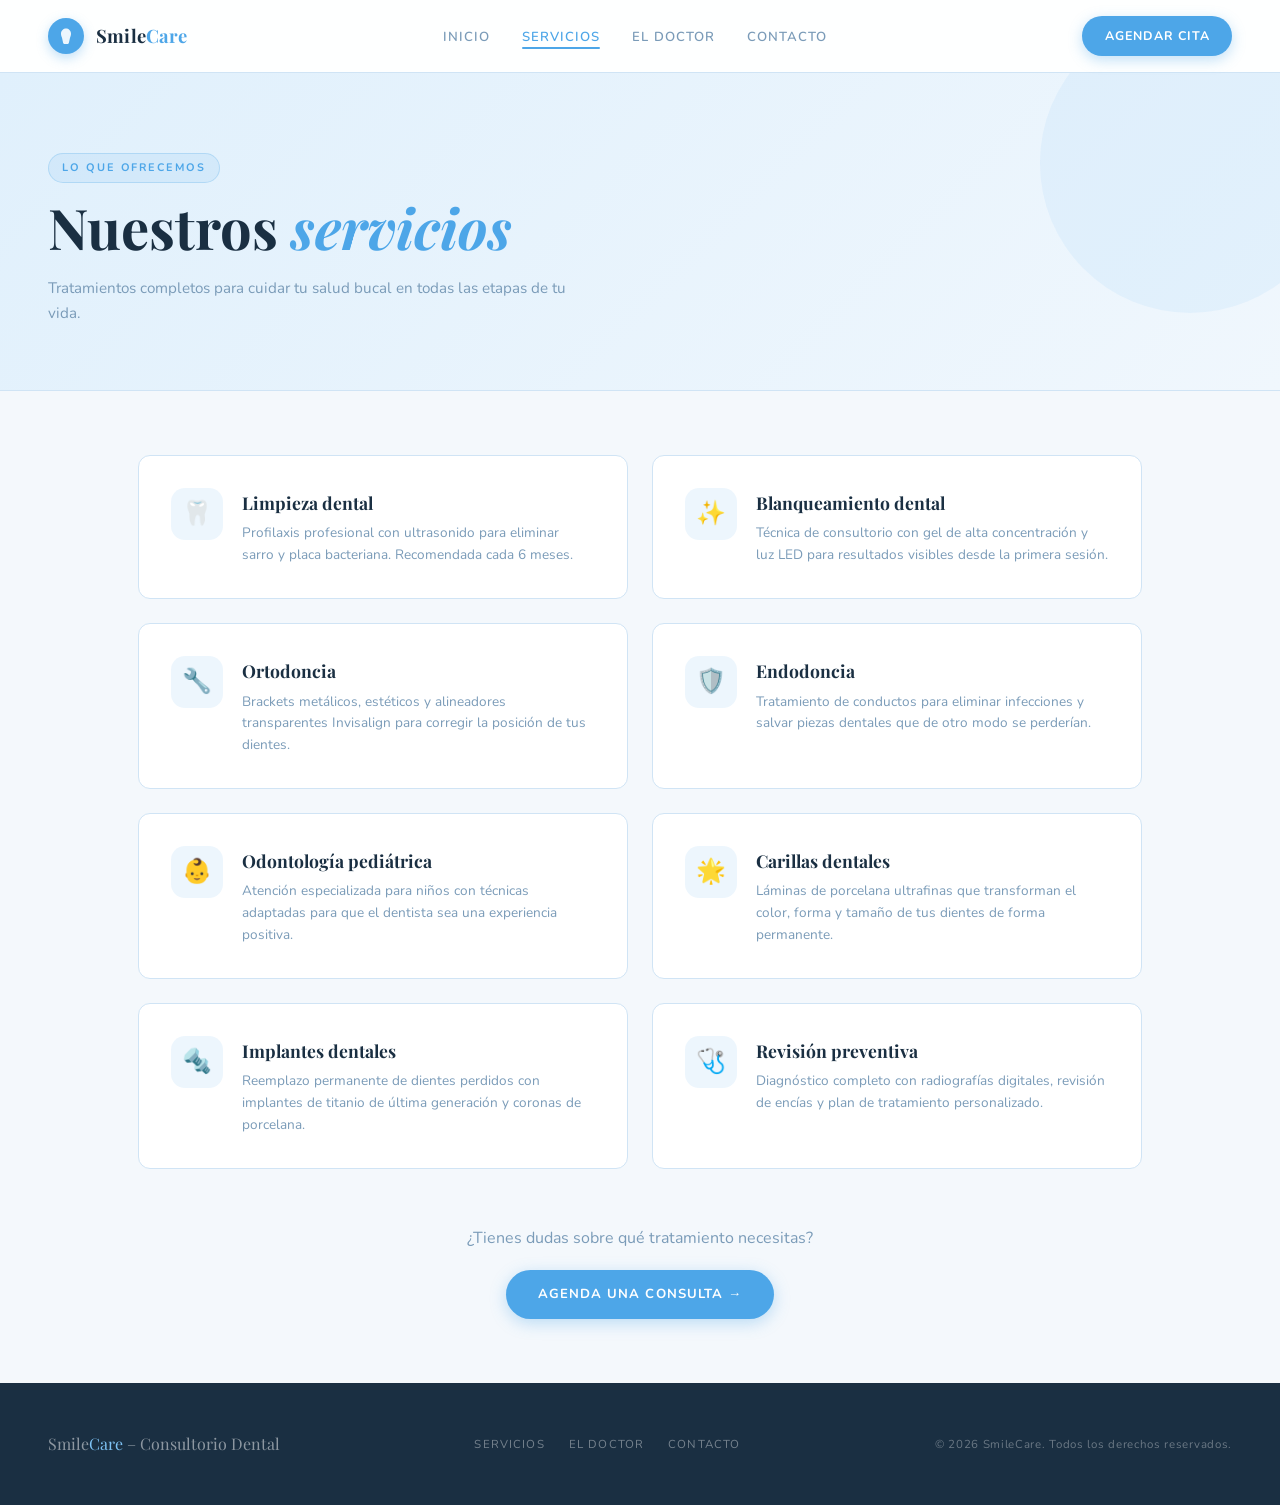
<file: servicios.html>
<!DOCTYPE html>
<html lang="es">
<head>
  <meta charset="UTF-8"/>
  <meta name="viewport" content="width=device-width, initial-scale=1.0"/>
  <title>Servicios – SmileCare</title>
  <link rel="stylesheet" href="style.css"/>
  <link href="https://fonts.googleapis.com/css2?family=Playfair+Display:ital,wght@0,700;1,400;1,700&family=Nunito:wght@300;400;600;700&display=swap" rel="stylesheet"/>
</head>
<body>

  <nav class="nav" id="mainNav">
    <a href="index.html" class="nav-logo">
      <div class="logo-mark">
        <svg viewBox="0 0 24 24" fill="none"><path d="M12 3C9 3 6 5.5 6 9c0 2 .5 3.5 1.2 5L8.5 20c.3 1 1 1.5 1.8 1.5h3.4c.8 0 1.5-.5 1.8-1.5l1.3-6C17.5 12.5 18 11 18 9c0-3.5-3-6-6-6z" fill="white" opacity=".9"/></svg>
      </div>
      <span class="nav-name">Smile<span>Care</span></span>
    </a>
    <ul class="nav-links" id="navLinks">
      <li><a href="index.html">Inicio</a></li>
      <li><a href="servicios.html" class="active">Servicios</a></li>
      <li><a href="doctor.html">El Doctor</a></li>
      <li><a href="contacto.html">Contacto</a></li>
    </ul>
    <a href="contacto.html" class="nav-cta">Agendar cita</a>
    <button class="nav-toggle" id="navToggle">&#9776;</button>
  </nav>

  <div class="page-header reveal">
    <span class="section-tag">Lo que ofrecemos</span>
    <h1 class="section-title" style="font-size:clamp(2.2rem,5vw,3.5rem);">Nuestros <em style="font-style:italic;color:var(--sky);">servicios</em></h1>
    <p class="section-sub">Tratamientos completos para cuidar tu salud bucal en todas las etapas de tu vida.</p>
  </div>

  <section class="services-full">
    <div class="services-full-grid">

      <div class="service-full-card reveal">
        <div class="sfc-icon">🦷</div>
        <div class="sfc-body">
          <h3>Limpieza dental</h3>
          <p>Profilaxis profesional con ultrasonido para eliminar sarro y placa bacteriana. Recomendada cada 6 meses.</p>
        </div>
      </div>

      <div class="service-full-card reveal">
        <div class="sfc-icon">✨</div>
        <div class="sfc-body">
          <h3>Blanqueamiento dental</h3>
          <p>Técnica de consultorio con gel de alta concentración y luz LED para resultados visibles desde la primera sesión.</p>
        </div>
      </div>

      <div class="service-full-card reveal">
        <div class="sfc-icon">🔧</div>
        <div class="sfc-body">
          <h3>Ortodoncia</h3>
          <p>Brackets metálicos, estéticos y alineadores transparentes Invisalign para corregir la posición de tus dientes.</p>
        </div>
      </div>

      <div class="service-full-card reveal">
        <div class="sfc-icon">🛡️</div>
        <div class="sfc-body">
          <h3>Endodoncia</h3>
          <p>Tratamiento de conductos para eliminar infecciones y salvar piezas dentales que de otro modo se perderían.</p>
        </div>
      </div>

      <div class="service-full-card reveal">
        <div class="sfc-icon">👶</div>
        <div class="sfc-body">
          <h3>Odontología pediátrica</h3>
          <p>Atención especializada para niños con técnicas adaptadas para que el dentista sea una experiencia positiva.</p>
        </div>
      </div>

      <div class="service-full-card reveal">
        <div class="sfc-icon">🌟</div>
        <div class="sfc-body">
          <h3>Carillas dentales</h3>
          <p>Láminas de porcelana ultrafinas que transforman el color, forma y tamaño de tus dientes de forma permanente.</p>
        </div>
      </div>

      <div class="service-full-card reveal">
        <div class="sfc-icon">🔩</div>
        <div class="sfc-body">
          <h3>Implantes dentales</h3>
          <p>Reemplazo permanente de dientes perdidos con implantes de titanio de última generación y coronas de porcelana.</p>
        </div>
      </div>

      <div class="service-full-card reveal">
        <div class="sfc-icon">🩺</div>
        <div class="sfc-body">
          <h3>Revisión preventiva</h3>
          <p>Diagnóstico completo con radiografías digitales, revisión de encías y plan de tratamiento personalizado.</p>
        </div>
      </div>

    </div>

    <div style="text-align:center; margin-top:3.5rem;" class="reveal">
      <p style="color:var(--muted); margin-bottom:1.2rem;">¿Tienes dudas sobre qué tratamiento necesitas?</p>
      <a href="contacto.html" class="btn-sky">Agenda una consulta →</a>
    </div>
  </section>

  <footer class="footer">
    <div class="footer-brand">Smile<span>Care</span> – Consultorio Dental</div>
    <div class="footer-links">
      <a href="servicios.html">Servicios</a>
      <a href="doctor.html">El Doctor</a>
      <a href="contacto.html">Contacto</a>
    </div>
    <div class="footer-copy">© 2026 SmileCare. Todos los derechos reservados.</div>
  </footer>

  <script src="script.js"></script>
</body>
</html>
</file>
<file: style.css>
/* ===== RESET & VARIABLES ===== */
*, *::before, *::after { box-sizing: border-box; margin: 0; padding: 0; }

:root {
  --bg:         #f4f8fc;
  --white:      #ffffff;
  --surface:    #eaf3fb;
  --border:     #d0e4f5;
  --muted:      #7a9bb8;
  --text:       #2d4a62;
  --dark:       #1a2f42;
  --sky:        #4da6e8;
  --sky-light:  #7ec3f5;
  --sky-dim:    rgba(77,166,232,.1);
  --sky-border: rgba(77,166,232,.25);
  --font-disp:  'Playfair Display', serif;
  --font-body:  'Nunito', sans-serif;
  --radius:     12px;
}

html { font-size: 16px; scroll-behavior: smooth; }

body {
  background: var(--bg);
  color: var(--text);
  font-family: var(--font-body);
  font-weight: 400;
  line-height: 1.65;
  overflow-x: hidden;
}

/* ===== NAV ===== */
.nav {
  position: sticky; top: 0; z-index: 100;
  display: flex; align-items: center; justify-content: space-between;
  padding: 1rem 3rem;
  background: rgba(255,255,255,.9);
  backdrop-filter: blur(14px);
  border-bottom: 1px solid var(--border);
  transition: box-shadow .3s;
}
.nav.scrolled { box-shadow: 0 4px 24px rgba(77,166,232,.12); }

.nav-logo {
  display: flex; align-items: center; gap: .75rem;
  text-decoration: none;
}
.logo-mark {
  width: 36px; height: 36px;
  background: var(--sky);
  border-radius: 50%;
  display: flex; align-items: center; justify-content: center;
  flex-shrink: 0;
  box-shadow: 0 4px 12px rgba(77,166,232,.35);
}
.logo-mark svg { width: 20px; height: 20px; }
.nav-name {
  font-family: var(--font-disp);
  font-size: 1.15rem;
  font-weight: 700;
  color: var(--dark);
  letter-spacing: .01em;
}
.nav-name span { color: var(--sky); }

.nav-links { display: flex; gap: 2rem; list-style: none; }
.nav-links a {
  font-size: .82rem; font-weight: 600;
  letter-spacing: .08em; text-transform: uppercase;
  color: var(--muted); text-decoration: none;
  transition: color .2s;
  position: relative;
}
.nav-links a::after {
  content: '';
  position: absolute; bottom: -3px; left: 0;
  width: 0; height: 2px;
  background: var(--sky);
  transition: width .25s;
  border-radius: 2px;
}
.nav-links a:hover,
.nav-links a.active { color: var(--sky); }
.nav-links a:hover::after,
.nav-links a.active::after { width: 100%; }

.nav-cta {
  background: var(--sky); color: #fff;
  font-family: var(--font-body); font-size: .78rem;
  font-weight: 700; letter-spacing: .08em;
  text-transform: uppercase; text-decoration: none;
  padding: .6rem 1.4rem;
  border-radius: 50px;
  transition: background .2s, transform .15s, box-shadow .2s;
  box-shadow: 0 4px 14px rgba(77,166,232,.35);
}
.nav-cta:hover {
  background: var(--sky-light);
  transform: translateY(-2px);
  box-shadow: 0 6px 20px rgba(77,166,232,.45);
}

.nav-toggle {
  display: none; background: none; border: none;
  color: var(--sky); font-size: 1.4rem; cursor: pointer;
}

/* ===== HERO ===== */
.hero {
  position: relative;
  min-height: 90vh;
  display: flex; align-items: center;
  overflow: hidden;
  background: linear-gradient(135deg, #e8f4fd 0%, #f4f8fc 50%, #eaf0f8 100%);
}

.hero-blob {
  position: absolute;
  border-radius: 50%;
  filter: blur(80px);
  pointer-events: none;
  animation: drift 8s ease-in-out infinite alternate;
}
.hero-blob-1 {
  width: 500px; height: 500px;
  background: rgba(77,166,232,.12);
  top: -100px; right: -80px;
}
.hero-blob-2 {
  width: 350px; height: 350px;
  background: rgba(126,195,245,.1);
  bottom: -80px; left: 10%;
  animation-delay: 2s;
}
@keyframes drift {
  from { transform: translate(0,0) scale(1); }
  to   { transform: translate(20px,30px) scale(1.05); }
}

/* diagonal clip */
.hero::after {
  content: '';
  position: absolute; right: 0; top: 0;
  width: 46%; height: 100%;
  background: white;
  clip-path: polygon(12% 0, 100% 0, 100% 100%, 0% 100%);
}

.hero-content {
  position: relative; z-index: 2;
  padding: 5rem 3rem;
  max-width: 560px;
}
.hero-tag {
  display: inline-block;
  background: var(--sky-dim);
  border: 1px solid var(--sky-border);
  color: var(--sky);
  font-size: .72rem; font-weight: 700;
  letter-spacing: .16em; text-transform: uppercase;
  padding: .35rem .9rem;
  border-radius: 50px;
  margin-bottom: 1.5rem;
}
.hero-title {
  font-family: var(--font-disp);
  font-size: clamp(2.8rem, 5vw, 4.2rem);
  font-weight: 700;
  line-height: 1.1;
  color: var(--dark);
  margin-bottom: 1.2rem;
}
.hero-title em {
  font-style: italic;
  color: var(--sky);
}
.hero-sub {
  font-size: 1rem; color: var(--muted);
  margin-bottom: 2.2rem;
  max-width: 420px;
}
.hero-btns { display: flex; gap: 1rem; flex-wrap: wrap; }

.hero-visual {
  position: absolute; right: 0; top: 0;
  width: 46%; height: 100%;
  z-index: 2;
  display: flex; align-items: center; justify-content: center;
}
.hero-circle {
  width: 340px; height: 340px;
  border-radius: 50%;
  background: var(--sky-dim);
  border: 2px solid var(--sky-border);
  display: flex; align-items: center; justify-content: center;
  position: relative;
}
.hero-circle-inner {
  width: 260px; height: 260px;
  border-radius: 50%;
  background: white;
  box-shadow: 0 16px 60px rgba(77,166,232,.2);
  display: flex; align-items: center; justify-content: center;
}
.hero-tooth-icon { width: 110px; height: 110px; }

/* floating badges */
.hero-badge {
  position: absolute;
  background: white;
  border-radius: var(--radius);
  padding: .6rem 1rem;
  box-shadow: 0 8px 24px rgba(77,166,232,.18);
  font-size: .78rem; font-weight: 700;
  color: var(--dark);
  display: flex; align-items: center; gap: .5rem;
  white-space: nowrap;
}
.hero-badge span { color: var(--sky); font-size: 1.1rem; }
.badge-1 { top: 22%; left: -20px; }
.badge-2 { bottom: 25%; right: -10px; }

/* ===== BUTTONS ===== */
.btn-sky {
  display: inline-block;
  background: var(--sky); color: #fff;
  font-family: var(--font-body); font-size: .82rem; font-weight: 700;
  letter-spacing: .08em; text-transform: uppercase;
  text-decoration: none; padding: .85rem 2rem;
  border-radius: 50px; border: none; cursor: pointer;
  transition: background .2s, transform .15s, box-shadow .2s;
  box-shadow: 0 4px 16px rgba(77,166,232,.35);
}
.btn-sky:hover {
  background: var(--sky-light);
  transform: translateY(-2px);
  box-shadow: 0 8px 24px rgba(77,166,232,.4);
}

.btn-outline-sky {
  display: inline-block;
  border: 2px solid var(--sky-border); color: var(--sky);
  font-family: var(--font-body); font-size: .82rem; font-weight: 700;
  letter-spacing: .08em; text-transform: uppercase;
  text-decoration: none; padding: .85rem 2rem;
  border-radius: 50px;
  transition: border-color .2s, background .2s;
}
.btn-outline-sky:hover {
  border-color: var(--sky);
  background: var(--sky-dim);
}

/* ===== SECTION TITLE ===== */
.section-tag {
  display: inline-block;
  background: var(--sky-dim); border: 1px solid var(--sky-border);
  color: var(--sky);
  font-size: .68rem; font-weight: 700; letter-spacing: .18em;
  text-transform: uppercase; padding: .3rem .8rem;
  border-radius: 50px; margin-bottom: .9rem;
}
.section-title {
  font-family: var(--font-disp);
  font-size: clamp(1.8rem, 3.5vw, 2.6rem);
  color: var(--dark); line-height: 1.15;
  margin-bottom: 1rem;
}
.section-sub { font-size: .95rem; color: var(--muted); max-width: 540px; }

/* ===== STATS BAR ===== */
.stats-bar {
  background: var(--sky);
  display: flex; justify-content: center;
  gap: 0; flex-wrap: wrap;
}
.stat-item {
  padding: 2rem 3.5rem;
  text-align: center;
  border-right: 1px solid rgba(255,255,255,.2);
  flex: 1; min-width: 160px;
}
.stat-item:last-child { border-right: none; }
.stat-num {
  font-family: var(--font-disp);
  font-size: 2.2rem; font-weight: 700;
  color: white; line-height: 1;
}
.stat-label {
  font-size: .72rem; letter-spacing: .12em;
  text-transform: uppercase; color: rgba(255,255,255,.75);
  margin-top: .3rem;
}

/* ===== SERVICES GRID (index preview) ===== */
.services-preview {
  padding: 6rem 3rem;
  text-align: center;
}
.services-preview .section-title { margin-bottom: .5rem; }
.services-preview .section-sub { margin: 0 auto 3rem; }

.services-grid {
  display: grid;
  grid-template-columns: repeat(3, 1fr);
  gap: 1.5rem;
  max-width: 900px; margin: 0 auto;
}
.service-card {
  background: var(--white);
  border: 1px solid var(--border);
  border-radius: var(--radius);
  padding: 2rem 1.5rem;
  text-align: left;
  transition: transform .25s, box-shadow .25s, border-color .25s;
  cursor: default;
}
.service-card:hover {
  transform: translateY(-4px);
  box-shadow: 0 12px 40px rgba(77,166,232,.15);
  border-color: var(--sky-border);
}
.service-icon {
  width: 48px; height: 48px;
  background: var(--sky-dim);
  border-radius: 12px;
  display: flex; align-items: center; justify-content: center;
  font-size: 1.4rem; margin-bottom: 1rem;
}
.service-card h3 {
  font-family: var(--font-disp);
  font-size: 1.05rem; color: var(--dark);
  margin-bottom: .4rem;
}
.service-card p { font-size: .83rem; color: var(--muted); }

/* ===== PAGE HEADER (inner pages) ===== */
.page-header {
  background: linear-gradient(135deg, #e0f0fc 0%, #f0f7fd 100%);
  padding: 5rem 3rem 4rem;
  border-bottom: 1px solid var(--border);
  position: relative; overflow: hidden;
}
.page-header::before {
  content: '';
  position: absolute; right: -60px; top: -60px;
  width: 300px; height: 300px;
  background: rgba(77,166,232,.08);
  border-radius: 50%;
}
.page-header .section-tag { margin-bottom: .8rem; }

/* ===== SERVICIOS PAGE ===== */
.services-full {
  padding: 4rem 3rem;
  max-width: 1100px; margin: 0 auto;
}
.services-full-grid {
  display: grid;
  grid-template-columns: repeat(2, 1fr);
  gap: 1.5rem;
}
.service-full-card {
  background: var(--white);
  border: 1px solid var(--border);
  border-radius: var(--radius);
  padding: 2rem;
  display: flex; gap: 1.2rem;
  transition: transform .25s, box-shadow .25s;
}
.service-full-card:hover {
  transform: translateY(-3px);
  box-shadow: 0 10px 32px rgba(77,166,232,.13);
}
.sfc-icon {
  width: 52px; height: 52px; flex-shrink: 0;
  background: var(--sky-dim);
  border-radius: 14px;
  display: flex; align-items: center; justify-content: center;
  font-size: 1.5rem;
}
.sfc-body h3 {
  font-family: var(--font-disp);
  font-size: 1.1rem; color: var(--dark);
  margin-bottom: .35rem;
}
.sfc-body p { font-size: .85rem; color: var(--muted); line-height: 1.6; }

/* ===== DOCTOR PAGE ===== */
.doctor-section {
  padding: 4rem 3rem;
  max-width: 900px; margin: 0 auto;
  display: grid; grid-template-columns: 1fr 2fr;
  gap: 3rem; align-items: start;
}
.doctor-photo {
  background: var(--surface);
  border: 1px solid var(--border);
  border-radius: 20px;
  aspect-ratio: 3/4;
  display: flex; align-items: center; justify-content: center;
  overflow: hidden;
}
.doctor-photo-placeholder {
  display: flex; flex-direction: column;
  align-items: center; gap: .8rem;
  color: var(--muted); font-size: .82rem; text-align: center;
  padding: 1.5rem;
}
.doctor-photo-placeholder svg { opacity: .4; }
.doctor-info h2 {
  font-family: var(--font-disp);
  font-size: 2rem; color: var(--dark);
  margin-bottom: .3rem;
}
.doctor-specialty {
  font-size: .8rem; font-weight: 700;
  letter-spacing: .12em; text-transform: uppercase;
  color: var(--sky); margin-bottom: 1.5rem;
}
.doctor-bio { font-size: .93rem; color: var(--muted); margin-bottom: 2rem; line-height: 1.75; }
.credentials { display: flex; flex-direction: column; gap: .8rem; }
.cred-item {
  display: flex; gap: .8rem; align-items: flex-start;
  background: var(--white);
  border: 1px solid var(--border);
  border-radius: var(--radius);
  padding: .9rem 1.1rem;
}
.cred-icon { font-size: 1.1rem; flex-shrink: 0; }
.cred-text { font-size: .83rem; color: var(--text); }
.cred-text strong { color: var(--dark); display: block; }

/* ===== HORARIO ===== */
.schedule-section {
  padding: 4rem 3rem;
  background: var(--white);
  border-top: 1px solid var(--border);
  border-bottom: 1px solid var(--border);
}
.schedule-inner {
  max-width: 640px; margin: 0 auto; text-align: center;
}
.schedule-grid {
  display: grid; grid-template-columns: 1fr 1fr;
  gap: 1px; background: var(--border);
  border: 1px solid var(--border);
  border-radius: var(--radius);
  overflow: hidden;
  margin-top: 2.5rem;
}
.schedule-row {
  display: contents;
}
.schedule-day, .schedule-time {
  background: var(--white);
  padding: .85rem 1.5rem;
  font-size: .88rem;
}
.schedule-day { color: var(--dark); font-weight: 600; text-align: left; }
.schedule-time { color: var(--muted); text-align: right; }
.schedule-row.header .schedule-day,
.schedule-row.header .schedule-time {
  background: var(--sky);
  color: white; font-weight: 700;
  font-size: .72rem; letter-spacing: .1em;
  text-transform: uppercase;
}
.schedule-row.closed .schedule-day { color: var(--muted); }
.schedule-row.closed .schedule-time { color: #e8b4b4; }

/* ===== CONTACTO PAGE ===== */
.contact-section {
  padding: 4rem 3rem;
  max-width: 1000px; margin: 0 auto;
  display: grid; grid-template-columns: 1fr 1.2fr;
  gap: 3rem; align-items: start;
}
.contact-info h2 {
  font-family: var(--font-disp);
  font-size: 1.6rem; color: var(--dark); margin-bottom: 1.8rem;
}
.info-item {
  display: flex; gap: 1rem; align-items: flex-start;
  margin-bottom: 1.6rem;
}
.info-icon-wrap {
  width: 42px; height: 42px; flex-shrink: 0;
  background: var(--sky-dim);
  border: 1px solid var(--sky-border);
  border-radius: 10px;
  display: flex; align-items: center; justify-content: center;
  font-size: 1.1rem;
}
.info-label {
  font-size: .65rem; font-weight: 700;
  letter-spacing: .12em; text-transform: uppercase;
  color: var(--muted); margin-bottom: .2rem;
}
.info-value { font-size: .9rem; color: var(--text); }
.info-link { color: var(--sky); text-decoration: none; transition: opacity .2s; }
.info-link:hover { opacity: .7; }

.contact-form-wrap {
  background: var(--white);
  border: 1px solid var(--border);
  border-radius: 20px;
  padding: 2.5rem;
  box-shadow: 0 8px 40px rgba(77,166,232,.08);
}
.contact-form-wrap h3 {
  font-family: var(--font-disp);
  font-size: 1.3rem; color: var(--dark);
  margin-bottom: 1.8rem;
}
.contact-form { display: flex; flex-direction: column; gap: 1.1rem; }
.form-row-2 { display: grid; grid-template-columns: 1fr 1fr; gap: 1.1rem; }
.form-group { display: flex; flex-direction: column; gap: .4rem; }
label {
  font-size: .68rem; font-weight: 700;
  letter-spacing: .1em; text-transform: uppercase;
  color: var(--muted);
}
input, select, textarea {
  background: var(--bg);
  border: 1.5px solid var(--border);
  color: var(--text);
  font-family: var(--font-body);
  font-size: .9rem;
  padding: .75rem 1rem;
  border-radius: 8px;
  outline: none;
  transition: border-color .2s, box-shadow .2s;
  resize: vertical;
}
input:focus, select:focus, textarea:focus {
  border-color: var(--sky);
  box-shadow: 0 0 0 3px rgba(77,166,232,.12);
}
input::placeholder, textarea::placeholder { color: var(--muted); }

.form-success {
  display: none; color: var(--sky);
  font-size: .82rem; font-weight: 600;
  text-align: center; padding: .5rem;
}
.form-success.show { display: block; }

/* ===== MAP PLACEHOLDER ===== */
.map-section {
  background: var(--surface);
  border-top: 1px solid var(--border);
  padding: 3rem;
  display: flex; align-items: center; justify-content: center;
}
.map-box {
  width: 100%; max-width: 900px;
  height: 260px;
  background: var(--white);
  border: 1.5px dashed var(--sky-border);
  border-radius: 16px;
  display: flex; flex-direction: column;
  align-items: center; justify-content: center;
  gap: .7rem;
  color: var(--muted); font-size: .85rem; text-align: center;
}
.map-box svg { opacity: .4; }

/* ===== FOOTER ===== */
.footer {
  background: var(--dark);
  padding: 3rem;
  display: flex; align-items: center; justify-content: space-between;
  flex-wrap: wrap; gap: 1rem;
}
.footer-brand {
  font-family: var(--font-disp);
  font-size: 1rem; color: rgba(255,255,255,.5);
}
.footer-brand span { color: var(--sky-light); }
.footer-copy { font-size: .72rem; color: rgba(255,255,255,.35); letter-spacing: .06em; }
.footer-links { display: flex; gap: 1.5rem; }
.footer-links a {
  font-size: .72rem; letter-spacing: .1em;
  text-transform: uppercase;
  color: rgba(255,255,255,.4); text-decoration: none;
  transition: color .2s;
}
.footer-links a:hover { color: var(--sky-light); }

/* ===== REVEAL ===== */
.reveal { opacity: 0; transform: translateY(22px); transition: opacity .6s ease, transform .6s ease; }
.reveal.visible { opacity: 1; transform: none; }

/* ===== RESPONSIVE ===== */
@media (max-width: 900px) {
  .nav { padding: 1rem 1.5rem; }
  .nav-links, .nav-cta { display: none; }
  .nav-links {
    flex-direction: column; gap: 1.2rem;
    position: absolute; top: 100%; left: 0; right: 0;
    background: white;
    padding: 1.5rem 2rem;
    border-bottom: 1px solid var(--border);
    box-shadow: 0 8px 24px rgba(0,0,0,.08);
  }
  .nav-links.open { display: flex; }
  .nav-toggle { display: block; }

  .hero::after { display: none; }
  .hero-visual { display: none; }
  .hero-content { max-width: 100%; padding: 4rem 1.5rem; }

  .stats-bar { flex-direction: column; }
  .stat-item { border-right: none; border-bottom: 1px solid rgba(255,255,255,.2); }

  .services-grid { grid-template-columns: 1fr 1fr; }
  .services-full-grid { grid-template-columns: 1fr; }
  .doctor-section { grid-template-columns: 1fr; }
  .doctor-photo { aspect-ratio: 1/1; max-width: 280px; }
  .contact-section { grid-template-columns: 1fr; }
  .schedule-section { padding: 3rem 1.5rem; }
  .services-preview, .services-full { padding: 4rem 1.5rem; }
  .page-header { padding: 3.5rem 1.5rem 3rem; }
}

@media (max-width: 560px) {
  .services-grid { grid-template-columns: 1fr; }
  .form-row-2 { grid-template-columns: 1fr; }
  .footer { flex-direction: column; text-align: center; }
  .footer-links { justify-content: center; }
  .hero-btns { flex-direction: column; align-items: flex-start; }
  .contact-section { padding: 3rem 1.5rem; }
}
</file>
<file: Curriculum/style.css>
/* ===== RESET & BASE ===== */
*, *::before, *::after { box-sizing: border-box; margin: 0; padding: 0; }

:root {
  --bg:       #111213;
  --surface:  #1a1b1d;
  --border:   #2a2b2e;
  --muted:    #555760;
  --text:     #c8cad0;
  --bright:   #eceef3;
  --accent:   #7eb8f7;
  --font-display: 'Syne', sans-serif;
  --font-body:    'DM Sans', sans-serif;
  --font-mono:    'DM Mono', monospace;
}

html { font-size: 16px; scroll-behavior: smooth; }

body {
  background: var(--bg);
  color: var(--text);
  font-family: var(--font-body);
  font-weight: 300;
  line-height: 1.6;
  min-height: 100vh;
  overflow-x: hidden;
}

/* NOISE OVERLAY */
.noise {
  position: fixed;
  inset: 0;
  pointer-events: none;
  z-index: 0;
  opacity: .025;
  background-image: url("data:image/svg+xml,%3Csvg viewBox='0 0 256 256' xmlns='http://www.w3.org/2000/svg'%3E%3Cfilter id='noise'%3E%3CfeTurbulence type='fractalNoise' baseFrequency='0.9' numOctaves='4' stitchTiles='stitch'/%3E%3C/filter%3E%3Crect width='100%25' height='100%25' filter='url(%23noise)'/%3E%3C/svg%3E");
  background-repeat: repeat;
}

/* ===== LAYOUT ===== */
.container {
  position: relative;
  z-index: 1;
  max-width: 860px;
  margin: 0 auto;
  padding: 4rem 2rem 5rem;
}

/* ===== HEADER ===== */
.header {
  display: flex;
  justify-content: space-between;
  align-items: flex-end;
  gap: 2rem;
  flex-wrap: wrap;
  padding-bottom: 2.5rem;
}

.label {
  font-family: var(--font-mono);
  font-size: .7rem;
  letter-spacing: .15em;
  text-transform: uppercase;
  color: var(--muted);
  margin-bottom: .75rem;
}

.name {
  font-family: var(--font-display);
  font-size: clamp(2.8rem, 6vw, 4.5rem);
  font-weight: 800;
  line-height: .95;
  color: var(--bright);
  letter-spacing: -.02em;
}

.header-right {
  text-align: right;
  max-width: 320px;
}

.title-role {
  font-family: var(--font-mono);
  font-size: .72rem;
  letter-spacing: .12em;
  text-transform: uppercase;
  color: var(--accent);
  margin-bottom: 1.2rem;
}

.contacts { display: flex; flex-direction: column; gap: .45rem; }

.contact-item {
  font-family: var(--font-mono);
  font-size: .72rem;
  color: var(--muted);
  text-decoration: none;
  display: flex;
  align-items: center;
  justify-content: flex-end;
  gap: .5rem;
  transition: color .2s;
}
.contact-item:hover { color: var(--text); }

.dot {
  width: 4px; height: 4px;
  border-radius: 50%;
  background: var(--border);
  flex-shrink: 0;
}

/* ===== DIVIDER ===== */
.divider {
  height: 1px;
  background: var(--border);
  margin: 0;
}

/* ===== SECTION ===== */
.section { padding: 2.5rem 0; }

.section-title {
  font-family: var(--font-mono);
  font-size: .68rem;
  letter-spacing: .18em;
  text-transform: uppercase;
  color: var(--muted);
  margin-bottom: 1.5rem;
}

.bio {
  font-size: .95rem;
  color: var(--text);
  max-width: 680px;
  line-height: 1.75;
}

/* ===== TWO COL ===== */
.two-col {
  display: grid;
  grid-template-columns: 1fr 1fr;
  gap: 0 3rem;
}
.two-col .section { border: none; }

/* ===== SKILLS ===== */
.skill-group { margin-bottom: 1.5rem; }
.skill-label {
  font-family: var(--font-mono);
  font-size: .65rem;
  color: var(--muted);
  letter-spacing: .12em;
  text-transform: uppercase;
  margin-bottom: .6rem;
}
.tags { display: flex; flex-wrap: wrap; gap: .4rem; }
.tag {
  background: var(--surface);
  border: 1px solid var(--border);
  color: var(--text);
  font-size: .72rem;
  padding: .25rem .65rem;
  border-radius: 3px;
  font-family: var(--font-mono);
  transition: border-color .2s, color .2s;
}
.tag:hover { border-color: var(--accent); color: var(--accent); }

/* ===== EDUCATION ===== */
.edu-item { margin-bottom: 1.6rem; }
.edu-year {
  font-family: var(--font-mono);
  font-size: .65rem;
  color: var(--accent);
  letter-spacing: .1em;
  margin-bottom: .2rem;
}
.edu-degree {
  font-size: .92rem;
  color: var(--bright);
  font-weight: 500;
  margin-bottom: .1rem;
}
.edu-school {
  font-size: .78rem;
  color: var(--muted);
}

/* ===== PROJECT CARD ===== */
.project-card {
  background: var(--surface);
  border: 1px solid var(--border);
  border-radius: 6px;
  padding: 1.5rem;
}
.project-header {
  display: flex;
  justify-content: space-between;
  align-items: baseline;
  gap: 1rem;
  margin-bottom: 1rem;
  flex-wrap: wrap;
}
.project-title {
  font-family: var(--font-display);
  font-size: 1rem;
  font-weight: 700;
  color: var(--bright);
}
.project-date {
  font-family: var(--font-mono);
  font-size: .65rem;
  color: var(--accent);
  letter-spacing: .08em;
}
.project-list {
  list-style: none;
  display: flex;
  flex-direction: column;
  gap: .55rem;
}
.project-list li {
  font-size: .85rem;
  color: var(--text);
  padding-left: 1rem;
  position: relative;
}
.project-list li::before {
  content: '—';
  position: absolute;
  left: 0;
  color: var(--muted);
  font-size: .75rem;
}

/* ===== FOOTER ===== */
.footer {
  padding-top: 2.5rem;
  display: flex;
  justify-content: space-between;
  align-items: center;
}
.footer-link {
  font-family: var(--font-mono);
  font-size: .72rem;
  color: var(--accent);
  text-decoration: none;
  letter-spacing: .08em;
  transition: opacity .2s;
}
.footer-link:hover { opacity: .7; }

/* ===== REVEAL ANIMATION ===== */
.reveal {
  opacity: 0;
  transform: translateY(18px);
  transition: opacity .55s ease, transform .55s ease;
}
.reveal.visible {
  opacity: 1;
  transform: none;
}

/* ===== RESPONSIVE ===== */
@media (max-width: 640px) {
  .header { flex-direction: column; align-items: flex-start; }
  .header-right { text-align: left; }
  .contacts { align-items: flex-start; }
  .contact-item { justify-content: flex-start; }
  .two-col { grid-template-columns: 1fr; }
  .project-header { flex-direction: column; }
}
</file>
